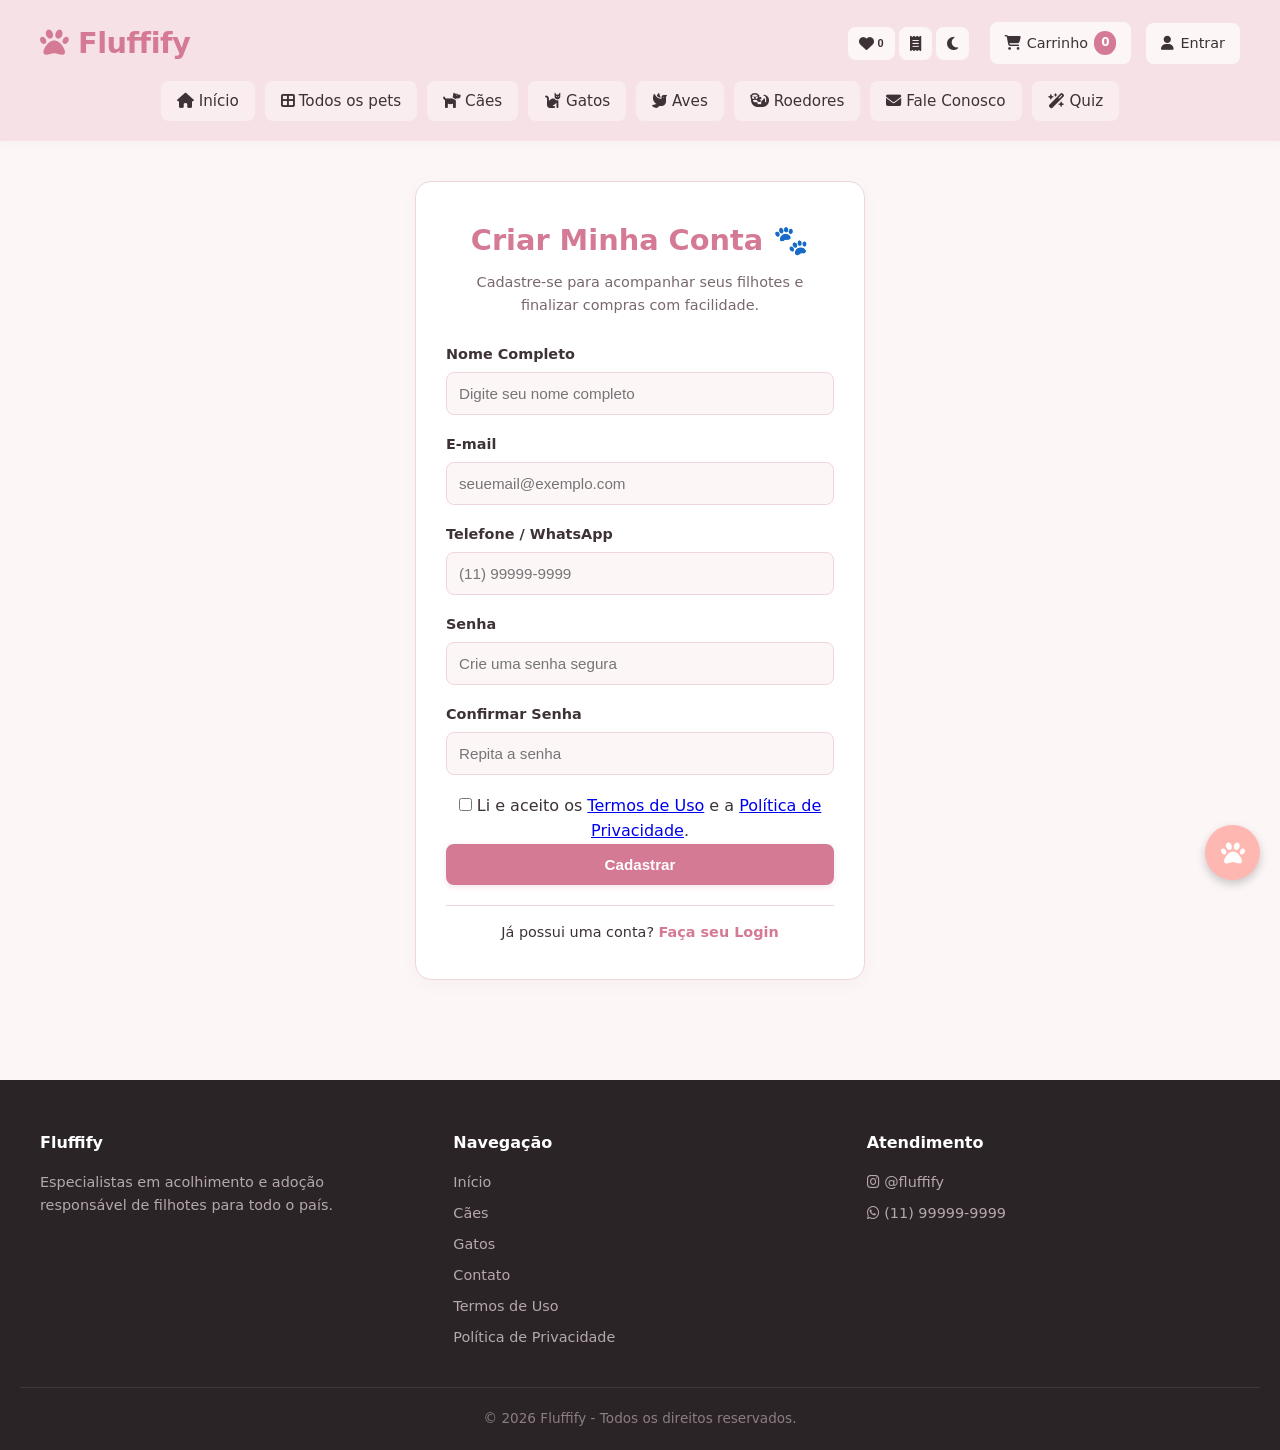
<file: cadastro.html>
<!DOCTYPE html>
<html lang="pt-br">
<head>
    <meta charset="UTF-8">
    <meta name="viewport" content="width=device-width, initial-scale=1.0">
    <link rel="stylesheet" href="style.css">
    <link rel="stylesheet" href="https://cdnjs.cloudflare.com/ajax/libs/font-awesome/6.4.0/css/all.min.css">
    <title>Cadastro de Cliente - Fluffify</title>
    <link rel="icon" type="image/x-icon" href="img/icone.ico">
</head>
<body>
    <header>
        <div class="header-top">
            <a href="index.html" class="header-brand-link">
                <h1><i class="fa-solid fa-paw"></i> Fluffify</h1>
            </a>
            <div class="user-actions">
                <a href="carrinho.html" class="cart-link">
                    <i class="fa-solid fa-cart-shopping"></i> Carrinho <span class="cart-badge">0</span>
                </a>
                <a href="login.html"><i class="fa-solid fa-user"></i> Entrar</a>
            </div>
        </div>
        <nav>
            <a href="index.html"><i class="fa-solid fa-house"></i> Início</a>
            <a href="caes.html"><i class="fa-solid fa-dog"></i> Cães</a>
            <a href="gatos.html"><i class="fa-solid fa-cat"></i> Gatos</a>
            <a href="aves.html"><i class="fa-solid fa-dove"></i> Aves</a>
            <a href="roedores.html"><i class="fa-solid fa-otter"></i> Roedores</a>
            <a href="contato.html"><i class="fa-solid fa-envelope"></i> Fale Conosco</a>
        </nav>
    </header>

    <main class="auth-page">
        <!-- class="auth-page": diferente do grid de produtos, essa classe centraliza
             um cartão único na tela — usada só nas páginas de login/cadastro. -->
        <div class="auth-card">
            <h2>Criar Minha Conta 🐾</h2>
            <p class="auth-subtitle">Cadastre-se para acompanhar seus filhotes e finalizar compras com facilidade.</p>

            <form id="form-cadastro">
                <!-- <form>: agrupa todos os campos do cadastro.
                     id="form-cadastro": esse nome precisa ser EXATAMENTE igual ao que está
                     no script.js (document.getElementById('form-cadastro')). É por esse id
                     que o JavaScript "encontra" o formulário e fica ouvindo o clique em
                     "Cadastrar". Quando isso acontece, o script.js chama a função
                     handleRegister(), que:
                       1) impede a página de recarregar (event.preventDefault());
                       2) confere se os termos foram aceitos, se o telefone é válido e se
                          as duas senhas são iguais;
                       3) salva o nome, e-mail e telefone no localStorage (é isso que faz
                          seu nome aparecer no topo do site);
                       4) mostra um alerta de sucesso e leva o usuário pra home.
                     Repare que o formulário NÃO tem onsubmit aqui: quem cuida do envio
                     é o script.js, que é o lugar certo pra guardar essa lógica. -->

                <div class="form-group">
                    <label for="nome">Nome Completo</label>
                    <input type="text" id="nome" placeholder="Digite seu nome completo" required>
                    <!-- label for="nome" + input id="nome": ligados pelo mesmo valor, então
                         clicar no texto "Nome Completo" também foca o campo.
                         O id também é usado pelo JavaScript: handleRegister busca
                         getElementById('nome') pra ler o que a pessoa digitou.
                         required: o navegador não deixa enviar o formulário se estiver vazio. -->
                </div>

                <div class="form-group">
                    <label for="email">E-mail</label>
                    <input type="email" id="email" placeholder="seuemail@exemplo.com" required>
                    <!-- type="email": o navegador já valida um formato básico (exige "@") sozinho. -->
                </div>

                <div class="form-group">
                    <label for="telefone">Telefone / WhatsApp</label>
                    <input type="tel" id="telefone" placeholder="(11) 99999-9999" required>
                    <!-- type="tel": em celulares, abre o teclado numérico automaticamente.
                         O id="telefone" também é usado pela função setupPhoneMask() do
                         script.js, que formata o número automaticamente enquanto a pessoa digita. -->
                </div>

                <div class="form-group">
                    <label for="senha">Senha</label>
                    <input type="password" id="senha" placeholder="Crie uma senha segura" minlength="6" required>
                    <!-- type="password": esconde os caracteres digitados.
                         minlength="6": exige no mínimo 6 caracteres. -->
                </div>

                <div class="form-group">
                    <label for="confirmarSenha">Confirmar Senha</label>
                    <input type="password" id="confirmarSenha" placeholder="Repita a senha" minlength="6" required>
                    <!-- O handleRegister compara esse campo com o de "senha": se forem
                         diferentes, mostra um alerta e não deixa cadastrar. -->
                </div>

                <div class="form-terms">
                    <input type="checkbox" id="termos" required>
                    <label for="termos">
                        Li e aceito os <a href="termos-de-uso.html" target="_blank">Termos de Uso</a> e a <a href="politica-de-privacidade.html" target="_blank">Política de Privacidade</a>.
                    </label>
                    <!-- checkbox obrigatório: só cadastra se marcar.
                         target="_blank": abre os links em nova aba, sem perder o formulário preenchido. -->
                </div>

                <button type="submit" class="btn btn-block">Cadastrar</button>
                <!-- type="submit": dispara o envio do form, depois de o navegador conferir
                     sozinho todos os "required" e "minlength". Esse envio é "capturado" pelo
                     script.js (pelo id="form-cadastro" lá em cima). -->
            </form>

            <div class="auth-footer">
                <p>Já possui uma conta? <a href="login.html">Faça seu Login</a></p>
            </div>
        </div>
    </main>

    <footer>
        <div class="footer-content">
            <div class="footer-col">
                <h4>Fluffify</h4>
                <p>Especialistas em acolhimento e adoção responsável de filhotes para todo o país.</p>
            </div>
            <div class="footer-col">
                <h4>Navegação</h4>
                <a href="index.html">Início</a>
                <a href="caes.html">Cães</a>
                <a href="gatos.html">Gatos</a>
                <a href="contato.html">Contato</a>
                <a href="termos-de-uso.html">Termos de Uso</a>
                <a href="politica-de-privacidade.html">Política de Privacidade</a>
            </div>
            <div class="footer-col">
                <h4>Atendimento</h4>
                <p><i class="fa-brands fa-instagram"></i> @fluffify</p>
                <p><i class="fa-brands fa-whatsapp"></i> (11) 99999-9999</p>
            </div>
        </div>
        <p class="copyright">© 2026 Fluffify - Todos os direitos reservados.</p>
    </footer>

    <script src="script.js" defer></script>
    <!-- Diferença: aqui só entra o script.js, não tem o carrossel.js, porque essa
         página não tem nenhum banner deslizante. -->
    <script src="patinhas.js" defer></script>
</body>
</html>
</file>
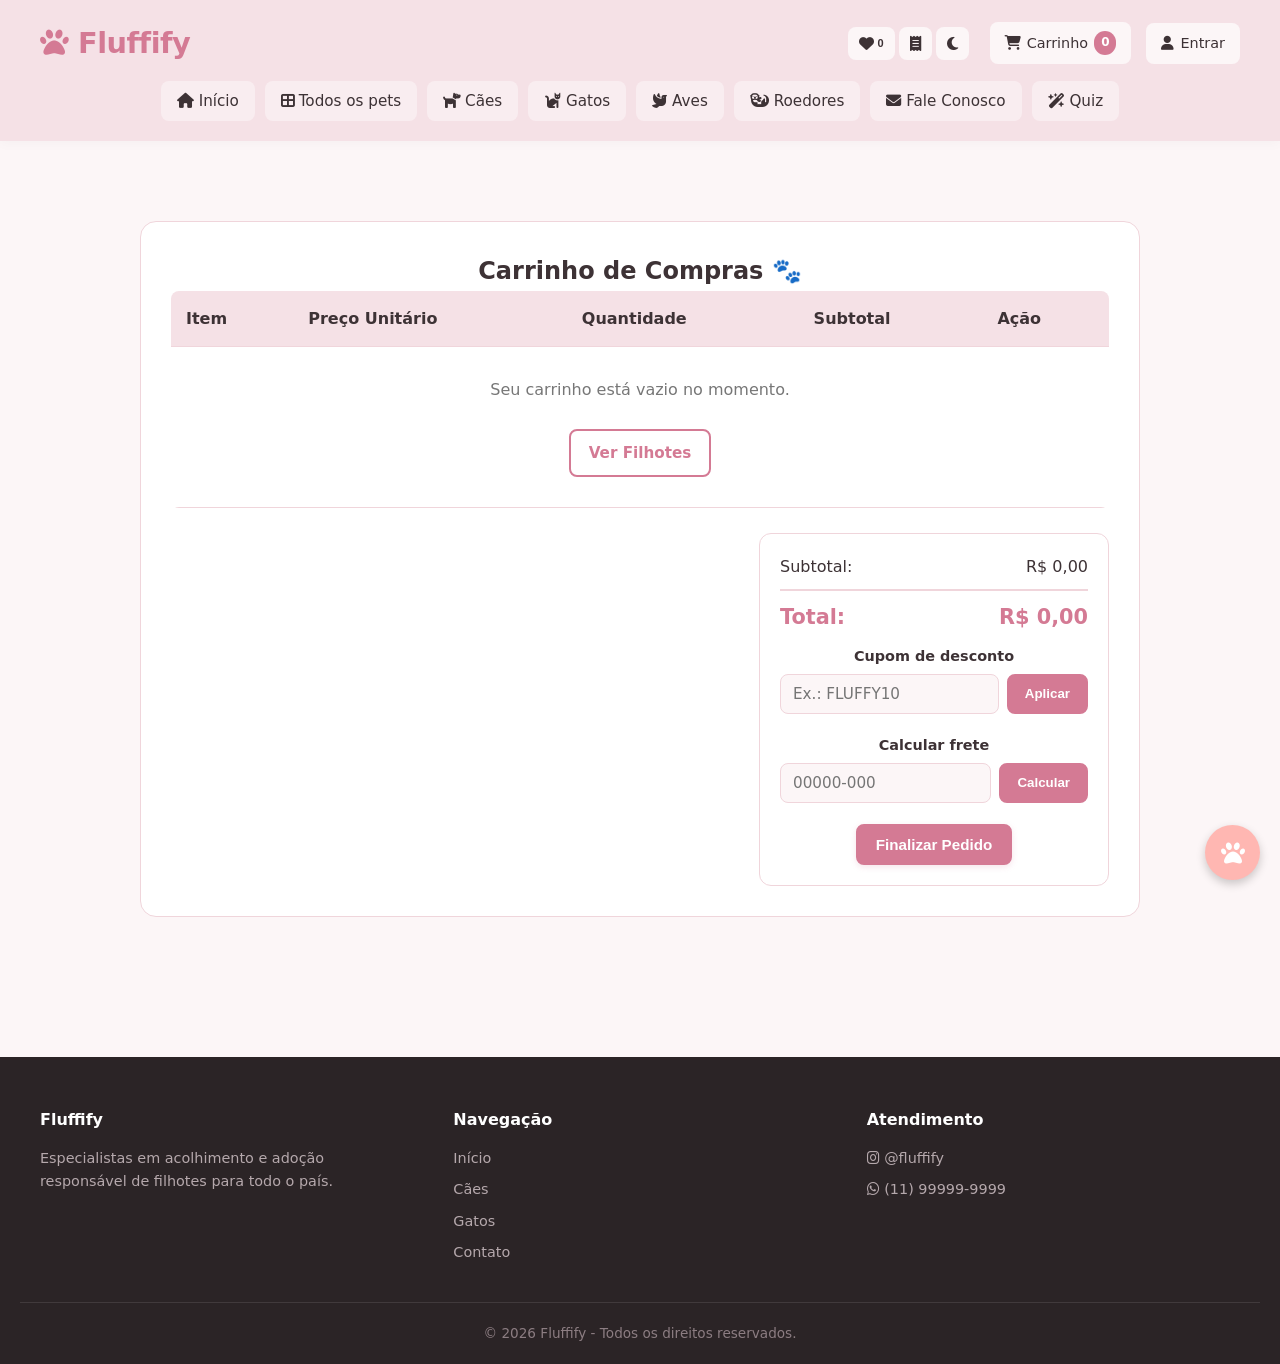
<file: carrinho.html>
<!DOCTYPE html>
<html lang="pt-br">


<head>
    <meta charset="UTF-8">
    <meta name="viewport" content="width=device-width, initial-scale=1.0">
    <link rel="stylesheet" href="style.css">
    <link rel="stylesheet" href="https://cdnjs.cloudflare.com/ajax/libs/font-awesome/6.4.0/css/all.min.css">
    <title>Seu Carrinho - Fluffify</title>
    <link rel="icon" type="image/x-icon" href="img/icone.ico">
    
</head>

<body>
    <header>

        <div class="header-top">

            <a href="index.html" class="header-brand-link">
                <h1><i class="fa-solid fa-paw"></i> Fluffify</h1>
            </a>
            <div class="user-actions">
                <a href="carrinho.html" class="cart-link">
                    <i class="fa-solid fa-cart-shopping"></i> Carrinho <span class="cart-badge">0</span>
                </a>
                <a href="login.html"><i class="fa-solid fa-user"></i> Entrar</a>
            </div>
        </div>

        <nav>
            <a href="index.html"><i class="fa-solid fa-house"></i> Início</a>
            <a href="caes.html"><i class="fa-solid fa-dog"></i> Cães</a>
            <a href="gatos.html"><i class="fa-solid fa-cat"></i> Gatos</a>
            <a href="aves.html"><i class="fa-solid fa-dove"></i> Aves</a>
            <a href="roedores.html"><i class="fa-solid fa-otter"></i> Roedores</a>
            <a href="contato.html"><i class="fa-solid fa-envelope"></i> Fale Conosco</a>
        </nav>
    </header>

    <main>
        <!-- <main>: conteúdo principal e único de CADA página (o que muda de página pra página). -->

        <div class="cart-container">
            <h2>Carrinho de Compras 🐾</h2>

            <table class="cart-table">
                <!-- Tabela usada para exibir os itens do carrinho em formato de linhas e colunas. -->
                <thead>
                    <!-- Cabeçalho da tabela: os nomes das colunas. -->
                    <tr>
                        <th>Item</th>
                        <th>Preço Unitário</th>
                        <th>Quantidade</th>
                        <th>Subtotal</th>
                        <th>Ação</th>
                    </tr>
                </thead>
                <tbody id="cart-items-container">
                    <!-- Corpo da tabela: começa VAZIO de propósito.
                         id="cart-items-container" é o "gancho" que o script.js usa para encontrar esse
                         elemento e preencher as linhas da tabela dinamicamente com JavaScript,
                         de acordo com o que o usuário colocou no carrinho (via localStorage do navegador). -->
                    <!-- Gerado dinamicamente via script.js -->
                </tbody>
            </table>

            <div class="cart-summary">
                <!-- Resumo do pedido: subtotal, total e botão de finalizar. -->

                <div class="cart-summary-row">
                    <span>Subtotal:</span>
                    <span id="cart-subtotal">R$ 0,00</span>
                    <!-- id="cart-subtotal": outro "gancho" para o JavaScript. O valor "R$ 0,00" aqui é só um
                         placeholder inicial; o script.js substitui esse texto pelo valor real calculado. -->
                </div>
                <div class="cart-summary-row total">
                    <span>Total:</span>
                    <span id="cart-total">R$ 0,00</span>
                    <!-- Mesma lógica do subtotal: id usado pelo JS para inserir o valor calculado. -->
                </div>
                <button onclick="dispararChuvaDePatinhas(); alert('Compra simulada com sucesso!');" class="btn">Finalizar Pedido</button>

                <!-- onclick="handleCheckout()": quando o botão é clicado, o navegador executa a função
                     JavaScript chamada handleCheckout(), definida no script.js.
                     style="..." aqui é um CSS "inline" (aplicado direto na tag), usado só para ajustar
                     esse botão específico, sem precisar criar uma classe nova no CSS. -->
            </div>
        </div>
    </main>

    <footer>
        <div class="footer-content">
            <div class="footer-col">
                <h4>Fluffify</h4>
                <p>Especialistas em acolhimento e adoção responsável de filhotes para todo o país.</p>
            </div>
            <div class="footer-col">
                <h4>Navegação</h4>
                <a href="index.html">Início</a>
                <a href="caes.html">Cães</a>
                <a href="gatos.html">Gatos</a>
                <a href="contato.html">Contato</a>
            </div>
            <div class="footer-col">
                <h4>Atendimento</h4>
                <p><i class="fa-brands fa-instagram"></i> @fluffify</p>
                <p><i class="fa-brands fa-whatsapp"></i> (11) 99999-9999</p>
            </div>
        </div>
        <p class="copyright">© 2026 Fluffify - Todos os direitos reservados.</p>
    </footer>

    <script src="script.js" defer></script>
    <!-- Importa o arquivo JavaScript que dá "vida" à página: preenche a tabela do carrinho,
         calcula subtotal/total, e roda a função handleCheckout() quando o botão é clicado.
         defer = espera o HTML inteiro carregar antes de rodar o script, evitando erros de
         "elemento não encontrado" quando o JS tenta acessar algo que ainda não existe na tela. -->
    <script src="patinhas.js" defer></script>
</body>
</html>
</file>
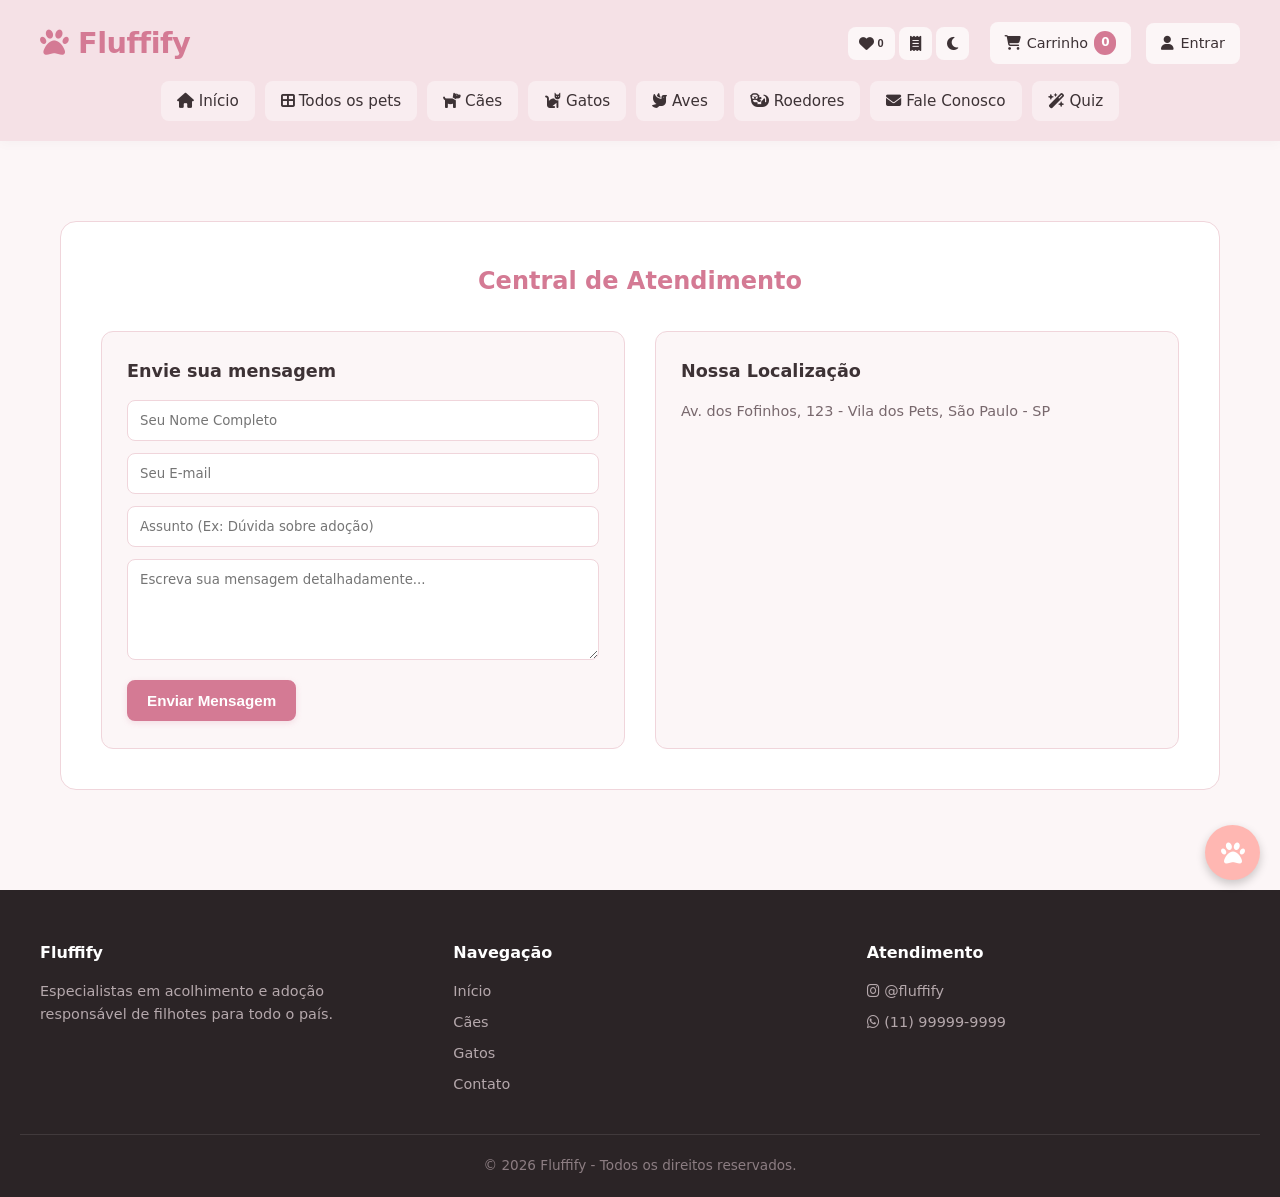
<file: contato.html>
<!DOCTYPE html>
<html lang="pt-br">
<head>
    <meta charset="UTF-8">
    <meta name="viewport" content="width=device-width, initial-scale=1.0">
    <link rel="stylesheet" href="style.css">
    <link rel="stylesheet" href="https://cdnjs.cloudflare.com/ajax/libs/font-awesome/6.4.0/css/all.min.css">
    <title>Fale Conosco - Fluffify</title>
    <link rel="icon" type="image/x-icon" href="img/icone.ico">
</head>
<body>
    <header>
        <div class="header-top">
            <a href="index.html" class="header-brand-link">
                <h1><i class="fa-solid fa-paw"></i> Fluffify</h1>
            </a>
            <div class="user-actions">
                <a href="carrinho.html" class="cart-link">
                    <i class="fa-solid fa-cart-shopping"></i> Carrinho <span class="cart-badge">0</span>
                </a>
                <a href="login.html"><i class="fa-solid fa-user"></i> Entrar</a>
            </div>
        </div>
        <nav>
            <a href="index.html"><i class="fa-solid fa-house"></i> Início</a>
            <a href="caes.html"><i class="fa-solid fa-dog"></i> Cães</a>
            <a href="gatos.html"><i class="fa-solid fa-cat"></i> Gatos</a>
            <a href="aves.html"><i class="fa-solid fa-dove"></i> Aves</a>
            <a href="roedores.html"><i class="fa-solid fa-otter"></i> Roedores</a>
            <a href="contato.html"><i class="fa-solid fa-envelope"></i> Fale Conosco</a>
        </nav>
    </header>

    <main>
        <!-- Conteúdo exclusivo desta página: seção com formulário de contato + mapa lado a lado. -->
        <section class="contato-mapa-section">
            <h2>Central de Atendimento</h2>
            <div class="contato-mapa-container">
                <!-- contato-mapa-container: div "wrapper" que organiza formulário e mapa
                     um do lado do outro (isso é controlado pelo CSS, aqui no HTML só
                     colocamos as duas partes dentro da mesma div). -->

                <div class="formulario-mini">
                    <h3>Envie sua mensagem</h3>
                    <form onsubmit="alert('Mensagem enviada com sucesso!'); event.preventDefault();">
                        <!-- onsubmit: código que roda quando o usuário clica em "Enviar Mensagem".
                             Como é um site fake, ele não manda a mensagem de verdade pra lugar
                             nenhum: só mostra um alert() de sucesso.
                             event.preventDefault(): impede o comportamento padrão do formulário,
                             que seria recarregar a página; sem isso, o alert nem daria tempo de
                             aparecer, pois a página recarregaria na hora. -->
                        <input type="text" placeholder="Seu Nome Completo" required>
                        <input type="email" placeholder="Seu E-mail" required>
                        <input type="text" placeholder="Assunto (Ex: Dúvida sobre adoção)" required>
                        <textarea placeholder="Escreva sua mensagem detalhadamente..." rows="5" required></textarea>
                        <!-- required em todos os campos: o próprio navegador bloqueia o envio
                             se algum campo estiver vazio, sem precisar de nenhum código extra. -->
                        <button type="submit" class="btn">Enviar Mensagem</button>
                    </form>
                </div>

                <div class="mapa">
                    <h3>Nossa Localização</h3>
                    <p style="margin-bottom: 12px; font-size: 0.9rem; color: var(--text-muted, #777);">Av. dos Fofinhos, 123 - Vila dos Pets, São Paulo - SP</p>
                    <!-- style="...": aqui é um CSS aplicado direto na tag (CSS "inline"), só
                         pra esse parágrafo, em vez de estar no arquivo style.css. -->
                    <iframe src="https://www.google.com/maps/embed?pb=!1m18!1m12!1m3!1d3657.197464049877!2d-46.65429992373017!3d-23.561384861595115!2m3!1f0!2f0!3f0!3m2!1i1024!2i768!4f13.1!3m3!1m2!1s0x94ce59c8da0aa315%3A0xd59f4375255d67c5!2sAv.%20Paulista%2C%20S%C3%A3o%20Paulo%2C%20SP!5e0!3m2!1spt-BR!2sbr!4v1700000000000!5m2!1spt-BR!2sbr" width="100%" height="280" style="border:0;" allowfullscreen="" loading="lazy"></iframe>
                    <!-- iframe: "janela" que mostra uma página de outro site dentro da sua página.
                         Aqui é o mapa do Google Maps embutido (o link enorme dentro do src é o
                         endereço gerado pelo próprio Google quando você pega o código de "Incorporar mapa").
                         loading="lazy": só carrega o mapa quando o usuário rolar a página até ele,
                         deixando o carregamento inicial da página mais rápido. -->
                </div>
            </div>
        </section>
    </main>

    <footer>
        <div class="footer-content">
            <div class="footer-col">
                <h4>Fluffify</h4>
                <p>Especialistas em acolhimento e adoção responsável de filhotes para todo o país.</p>
            </div>
            <div class="footer-col">
                <h4>Navegação</h4>
                <a href="index.html">Início</a>
                <a href="caes.html">Cães</a>
                <a href="gatos.html">Gatos</a>
                <a href="contato.html">Contato</a>
            </div>
            <div class="footer-col">
                <h4>Atendimento</h4>
                <p><i class="fa-brands fa-instagram"></i> @fluffify</p>
                <p><i class="fa-brands fa-whatsapp"></i> (11) 99999-9999</p>
            </div>
        </div>
        <p class="copyright">© 2026 Fluffify - Todos os direitos reservados.</p>
    </footer>

    <script src="script.js" defer></script>
    <script src="patinhas.js" defer></script>
</body>
</html>
</file>
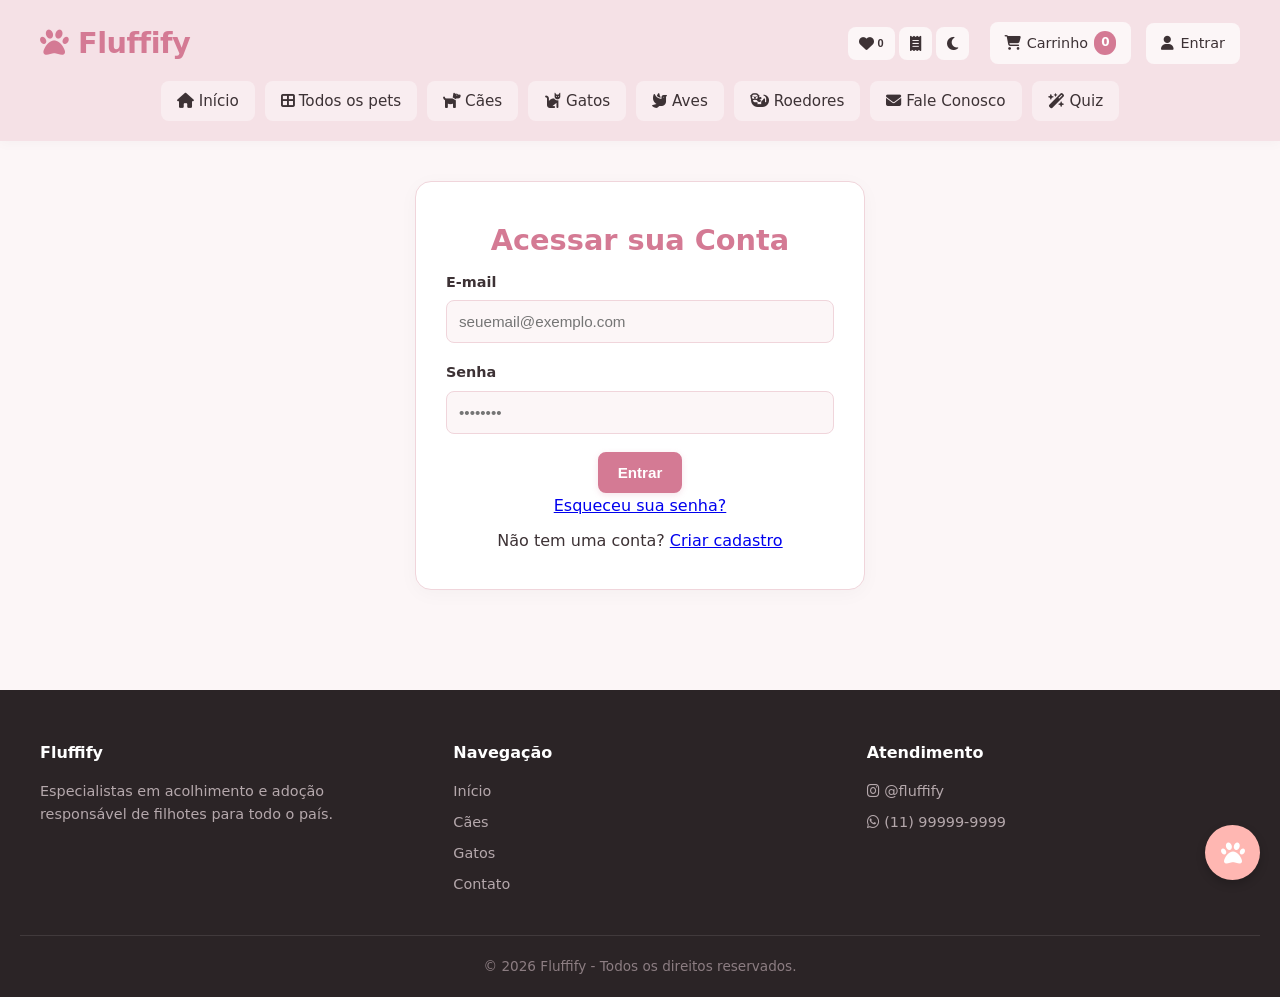
<file: login.html>
<!DOCTYPE html>
<html lang="pt-br">
<head>
    <meta charset="UTF-8">
    <meta name="viewport" content="width=device-width, initial-scale=1.0">
    <link rel="stylesheet" href="style.css">
    <link rel="stylesheet" href="https://cdnjs.cloudflare.com/ajax/libs/font-awesome/6.4.0/css/all.min.css">
    <title>Login - Fluffify</title>
    <link rel="icon" type="image/x-icon" href="img/icone.ico">
</head>
<body>
    <header>
        <div class="header-top">
            <a href="index.html" class="header-brand-link">
                <h1><i class="fa-solid fa-paw"></i> Fluffify</h1>
            </a>
            <div class="user-actions">
                <a href="carrinho.html" class="cart-link">
                    <i class="fa-solid fa-cart-shopping"></i> Carrinho <span class="cart-badge">0</span>
                </a>
                <a href="login.html"><i class="fa-solid fa-user"></i> Entrar</a>
            </div>
        </div>
        <nav>
            <a href="index.html"><i class="fa-solid fa-house"></i> Início</a>
            <a href="caes.html"><i class="fa-solid fa-dog"></i> Cães</a>
            <a href="gatos.html"><i class="fa-solid fa-cat"></i> Gatos</a>
            <a href="aves.html"><i class="fa-solid fa-dove"></i> Aves</a>
            <a href="roedores.html"><i class="fa-solid fa-otter"></i> Roedores</a>
            <a href="contato.html"><i class="fa-solid fa-envelope"></i> Fale Conosco</a>
        </nav>
    </header>

    <main>
        <!-- Conteúdo exclusivo desta página: formulário de login. -->
        <div class="auth-container">
            <!-- auth-container: div que centraliza e estiliza a "caixinha" de login
                 (auth = "authentication", autenticação). -->
            <h2>Acessar sua Conta</h2>
            <form id="form-login">
                <!-- id="form-login": identificador único desse formulário. Diferente da class
                     (que pode se repetir em vários elementos e serve pro CSS), o id é usado
                     pelo JavaScript pra "achar" um elemento específico na página.
                     Esse nome precisa ser EXATAMENTE igual ao do script.js
                     (document.getElementById('form-login')): é por ele que o script fica
                     "ouvindo" o clique em "Entrar" e chama a função handleLogin(), que salva
                     o usuário no localStorage e faz o nome aparecer no topo do site. -->
                <div class="form-group">
                    <label for="email">E-mail</label>
                    <!-- label for="email": rótulo do campo, ligado ao input pelo id "email".
                         Isso faz o navegador focar automaticamente no campo quando se clica
                         no texto do rótulo, e ajuda leitores de tela. -->
                    <input type="email" id="email" required placeholder="seuemail@exemplo.com">
                    <!-- type="email": o navegador já valida sozinho que o texto tem formato
                         de e-mail (com @ e domínio), sem precisar de código extra. -->
                </div>
                <div class="form-group">
                    <label for="senha">Senha</label>
                    <input type="password" id="senha" required placeholder="••••••••">
                    <!-- type="password": faz os caracteres digitados aparecerem como bolinhas/asteriscos,
                         escondendo a senha na tela.
                         id="senha": o handleLogin busca esse id exato (getElementById('senha'))
                         pra ler a senha digitada. -->
                    <!-- (o campo de e-mail, logo acima, usa id="email", que também é o que o
                         script.js procura) -->
                </div>
                <button type="submit" class="btn">Entrar</button>
                <!-- Esse formulário também não tem onsubmit: quem cuida do envio é o script.js,
                     pelo id="form-login". É uma simulação: não confere a senha em servidor
                     nenhum, só guarda o usuário no localStorage e leva pra home. -->
            </form>
            <div class="auth-links">
                <p><a href="#" onclick="alert('Instruções de recuperação enviadas para o seu e-mail simulado!')">Esqueceu sua senha?</a></p>
                <!-- href="#": link "vazio", que não leva a lugar nenhum, usado só porque um
                     <a> precisa de href para funcionar/ter o estilo de link.
                     onclick="alert(...)": mostra uma mensagem pop-up simulando o envio de
                     instruções de recuperação de senha, sem nenhuma lógica real por trás. -->
                <p style="margin-top: 10px;">Não tem uma conta? <a href="cadastro.html">Criar cadastro</a></p>
            </div>
        </div>
    </main>

    <footer>
        <div class="footer-content">
            <div class="footer-col">
                <h4>Fluffify</h4>
                <p>Especialistas em acolhimento e adoção responsável de filhotes para todo o país.</p>
            </div>
            <div class="footer-col">
                <h4>Navegação</h4>
                <a href="index.html">Início</a>
                <a href="caes.html">Cães</a>
                <a href="gatos.html">Gatos</a>
                <a href="contato.html">Contato</a>
            </div>
            <div class="footer-col">
                <h4>Atendimento</h4>
                <p><i class="fa-brands fa-instagram"></i> @fluffify</p>
                <p><i class="fa-brands fa-whatsapp"></i> (11) 99999-9999</p>
            </div>
        </div>
        <p class="copyright">© 2026 Fluffify - Todos os direitos reservados.</p>
    </footer>

    <script src="script.js" defer></script>
    <script src="patinhas.js" defer></script>
</body>
</html>
</file>
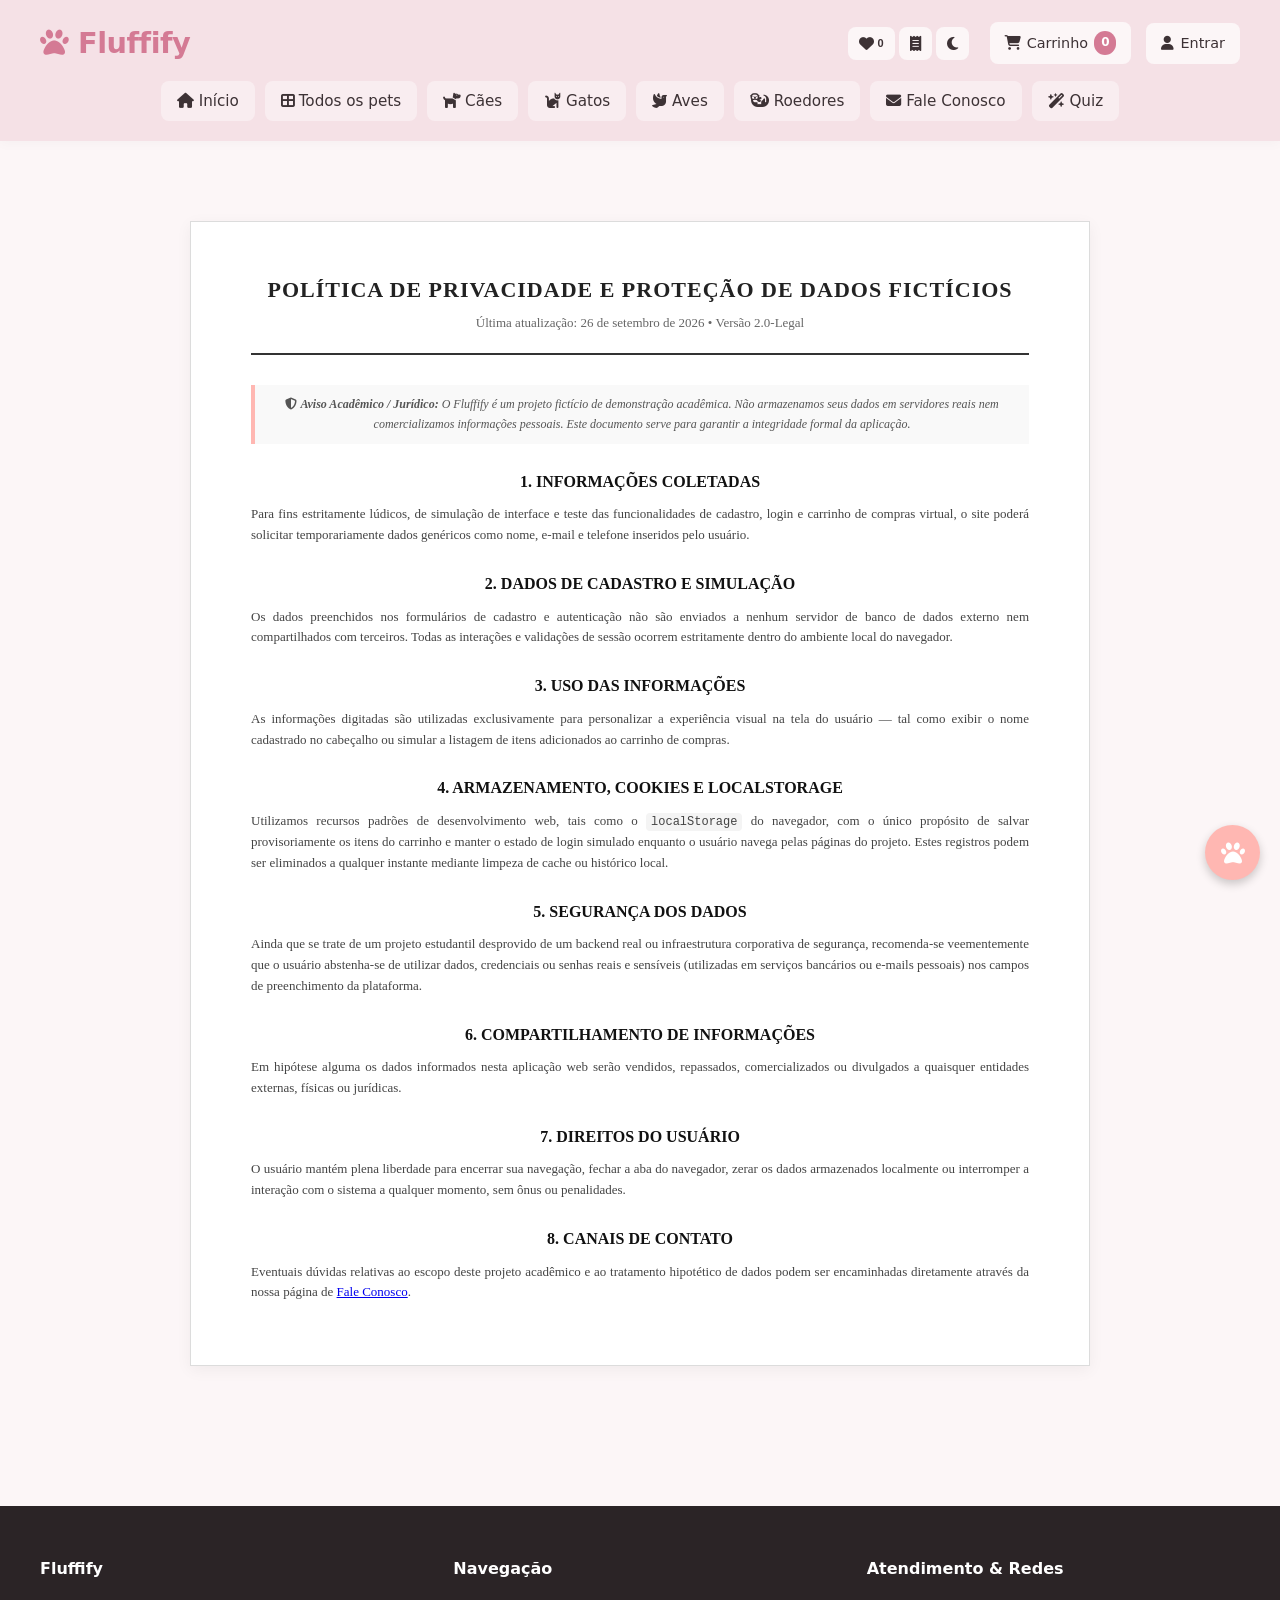
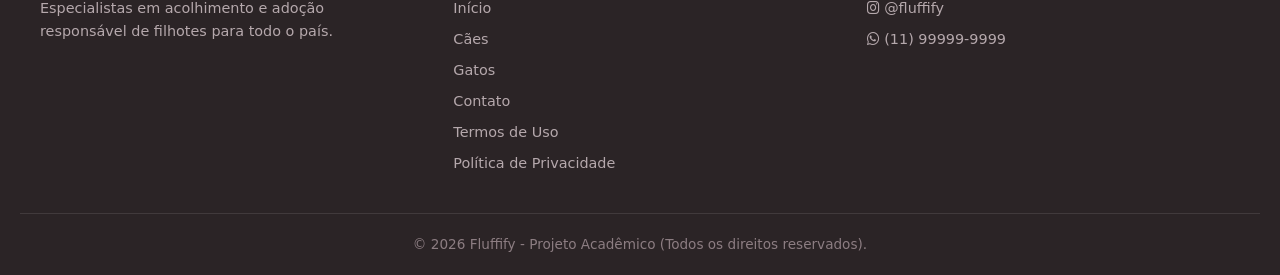
<file: politica-de-privacidade.html>
<!DOCTYPE html>
<html lang="pt-br">
<head>
    <meta charset="UTF-8">
    <meta name="viewport" content="width=device-width, initial-scale=1.0">
    <link rel="stylesheet" href="style.css">
    <link rel="stylesheet" href="https://cdnjs.cloudflare.com/ajax/libs/font-awesome/6.4.0/css/all.min.css">
    <title>Política de Privacidade - Fluffify</title>
    <link rel="icon" type="image/x-icon" href="img/icone.ico">

    <!-- Estilo específico para parecer um documento PDF jurídico e gigante -->
    <style>
        .pdf-documento-container {
            max-width: 900px;
            margin: 40px auto;
            background: #fff;
            padding: 50px 60px;
            border: 1px solid #dcdcdc;
            box-shadow: 0 4px 15px rgba(0,0,0,0.05);
            font-family: 'Times New Roman', Times, serif; /* Fonte clássica de contrato */
            color: #222;
            line-height: 1.6;
        }
        .pdf-header {
            text-align: center;
            border-bottom: 2px solid #333;
            padding-bottom: 20px;
            margin-bottom: 30px;
        }
        .pdf-header h2 {
            font-size: 22px;
            text-transform: uppercase;
            letter-spacing: 1px;
            margin-bottom: 5px;
        }
        .pdf-header p {
            font-size: 13px;
            color: #666;
        }
        .pdf-content h3 {
            font-size: 16px;
            margin-top: 25px;
            margin-bottom: 10px;
            text-transform: uppercase;
            color: #111;
        }
        .pdf-content p {
            font-size: 13px; /* Letra menor, estilo contrato */
            text-align: justify;
            margin-bottom: 12px;
            color: #444;
        }
        .pdf-content code {
            background: #f4f4f4;
            padding: 2px 5px;
            border-radius: 4px;
            font-size: 12px;
        }
        .aviso-ironico {
            background: #f9f9f9;
            border-left: 4px solid #ffb7b2;
            padding: 10px 15px;
            font-style: italic;
            font-size: 12px;
            color: #555;
            margin-bottom: 20px;
        }
    </style>
</head>
<body>
    <header>
        <div class="header-top">
            <a href="index.html" class="header-brand-link">
                <h1><i class="fa-solid fa-paw"></i> Fluffify</h1>
            </a>
            <div class="user-actions">
                <a href="carrinho.html" class="cart-link">
                    <i class="fa-solid fa-cart-shopping"></i> Carrinho <span class="cart-badge">0</span>
                </a>
                <a href="login.html"><i class="fa-solid fa-user"></i> Entrar</a>
            </div>
        </div>
        <nav>
            <a href="index.html"><i class="fa-solid fa-house"></i> Início</a>
            <a href="caes.html"><i class="fa-solid fa-dog"></i> Cães</a>
            <a href="gatos.html"><i class="fa-solid fa-cat"></i> Gatos</a>
            <a href="aves.html"><i class="fa-solid fa-dove"></i> Aves</a>
            <a href="roedores.html"><i class="fa-solid fa-otter"></i> Roedores</a>
            <a href="contato.html"><i class="fa-solid fa-envelope"></i> Fale Conosco</a>
        </nav>
    </header>

    <main>
        <div class="pdf-documento-container">
            
            <div class="pdf-header">
                <h2>Política de Privacidade e Proteção de Dados Fictícios</h2>
                <p>Última atualização: 26 de setembro de 2026 • Versão 2.0-Legal</p>
            </div>

            <div class="aviso-ironico">
                <i class="fa-solid fa-shield-halved"></i> <strong>Aviso Acadêmico / Jurídico:</strong> O Fluffify é um projeto fictício de demonstração acadêmica. Não armazenamos seus dados em servidores reais nem comercializamos informações pessoais. Este documento serve para garantir a integridade formal da aplicação.
            </div>

            <div class="pdf-content">
                <h3>1. Informações Coletadas</h3>
                <p>Para fins estritamente lúdicos, de simulação de interface e teste das funcionalidades de cadastro, login e carrinho de compras virtual, o site poderá solicitar temporariamente dados genéricos como nome, e-mail e telefone inseridos pelo usuário.</p>

                <h3>2. Dados de Cadastro e Simulação</h3>
                <p>Os dados preenchidos nos formulários de cadastro e autenticação não são enviados a nenhum servidor de banco de dados externo nem compartilhados com terceiros. Todas as interações e validações de sessão ocorrem estritamente dentro do ambiente local do navegador.</p>

                <h3>3. Uso das Informações</h3>
                <p>As informações digitadas são utilizadas exclusivamente para personalizar a experiência visual na tela do usuário — tal como exibir o nome cadastrado no cabeçalho ou simular a listagem de itens adicionados ao carrinho de compras.</p>

                <h3>4. Armazenamento, Cookies e LocalStorage</h3>
                <p>Utilizamos recursos padrões de desenvolvimento web, tais como o <code>localStorage</code> do navegador, com o único propósito de salvar provisoriamente os itens do carrinho e manter o estado de login simulado enquanto o usuário navega pelas páginas do projeto. Estes registros podem ser eliminados a qualquer instante mediante limpeza de cache ou histórico local.</p>

                <h3>5. Segurança dos Dados</h3>
                <p>Ainda que se trate de um projeto estudantil desprovido de um backend real ou infraestrutura corporativa de segurança, recomenda-se veementemente que o usuário abstenha-se de utilizar dados, credenciais ou senhas reais e sensíveis (utilizadas em serviços bancários ou e-mails pessoais) nos campos de preenchimento da plataforma.</p>

                <h3>6. Compartilhamento de Informações</h3>
                <p>Em hipótese alguma os dados informados nesta aplicação web serão vendidos, repassados, comercializados ou divulgados a quaisquer entidades externas, físicas ou jurídicas.</p>

                <h3>7. Direitos do Usuário</h3>
                <p>O usuário mantém plena liberdade para encerrar sua navegação, fechar a aba do navegador, zerar os dados armazenados localmente ou interromper a interação com o sistema a qualquer momento, sem ônus ou penalidades.</p>

                <h3>8. Canais de Contato</h3>
                <p>Eventuais dúvidas relativas ao escopo deste projeto acadêmico e ao tratamento hipotético de dados podem ser encaminhadas diretamente através da nossa página de <a href="contato.html">Fale Conosco</a>.</p>
            </div>

        </div>
    </main>

    <footer>
        <div class="footer-content">
            <div class="footer-col">
                <h4>Fluffify</h4>
                <p>Especialistas em acolhimento e adoção responsável de filhotes para todo o país.</p>
            </div>
            <div class="footer-col">
                <h4>Navegação</h4>
                <a href="index.html">Início</a>
                <a href="caes.html">Cães</a>
                <a href="gatos.html">Gatos</a>
                <a href="contato.html">Contato</a>
                <a href="termos-de-uso.html">Termos de Uso</a>
                <a href="politica-de-privacidade.html">Política de Privacidade</a>
            </div>
            <div class="footer-col">
                <h4>Atendimento & Redes</h4>
                <p><i class="fa-brands fa-instagram"></i> @fluffify</p>
                <p><i class="fa-brands fa-whatsapp"></i> (11) 99999-9999</p>
            </div>
        </div>
        <p class="copyright">© 2026 Fluffify - Projeto Acadêmico (Todos os direitos reservados).</p>
    </footer>

    <script src="script.js" defer></script>
    <script src="patinhas.js" defer></script>
</body>
</html>
</file>
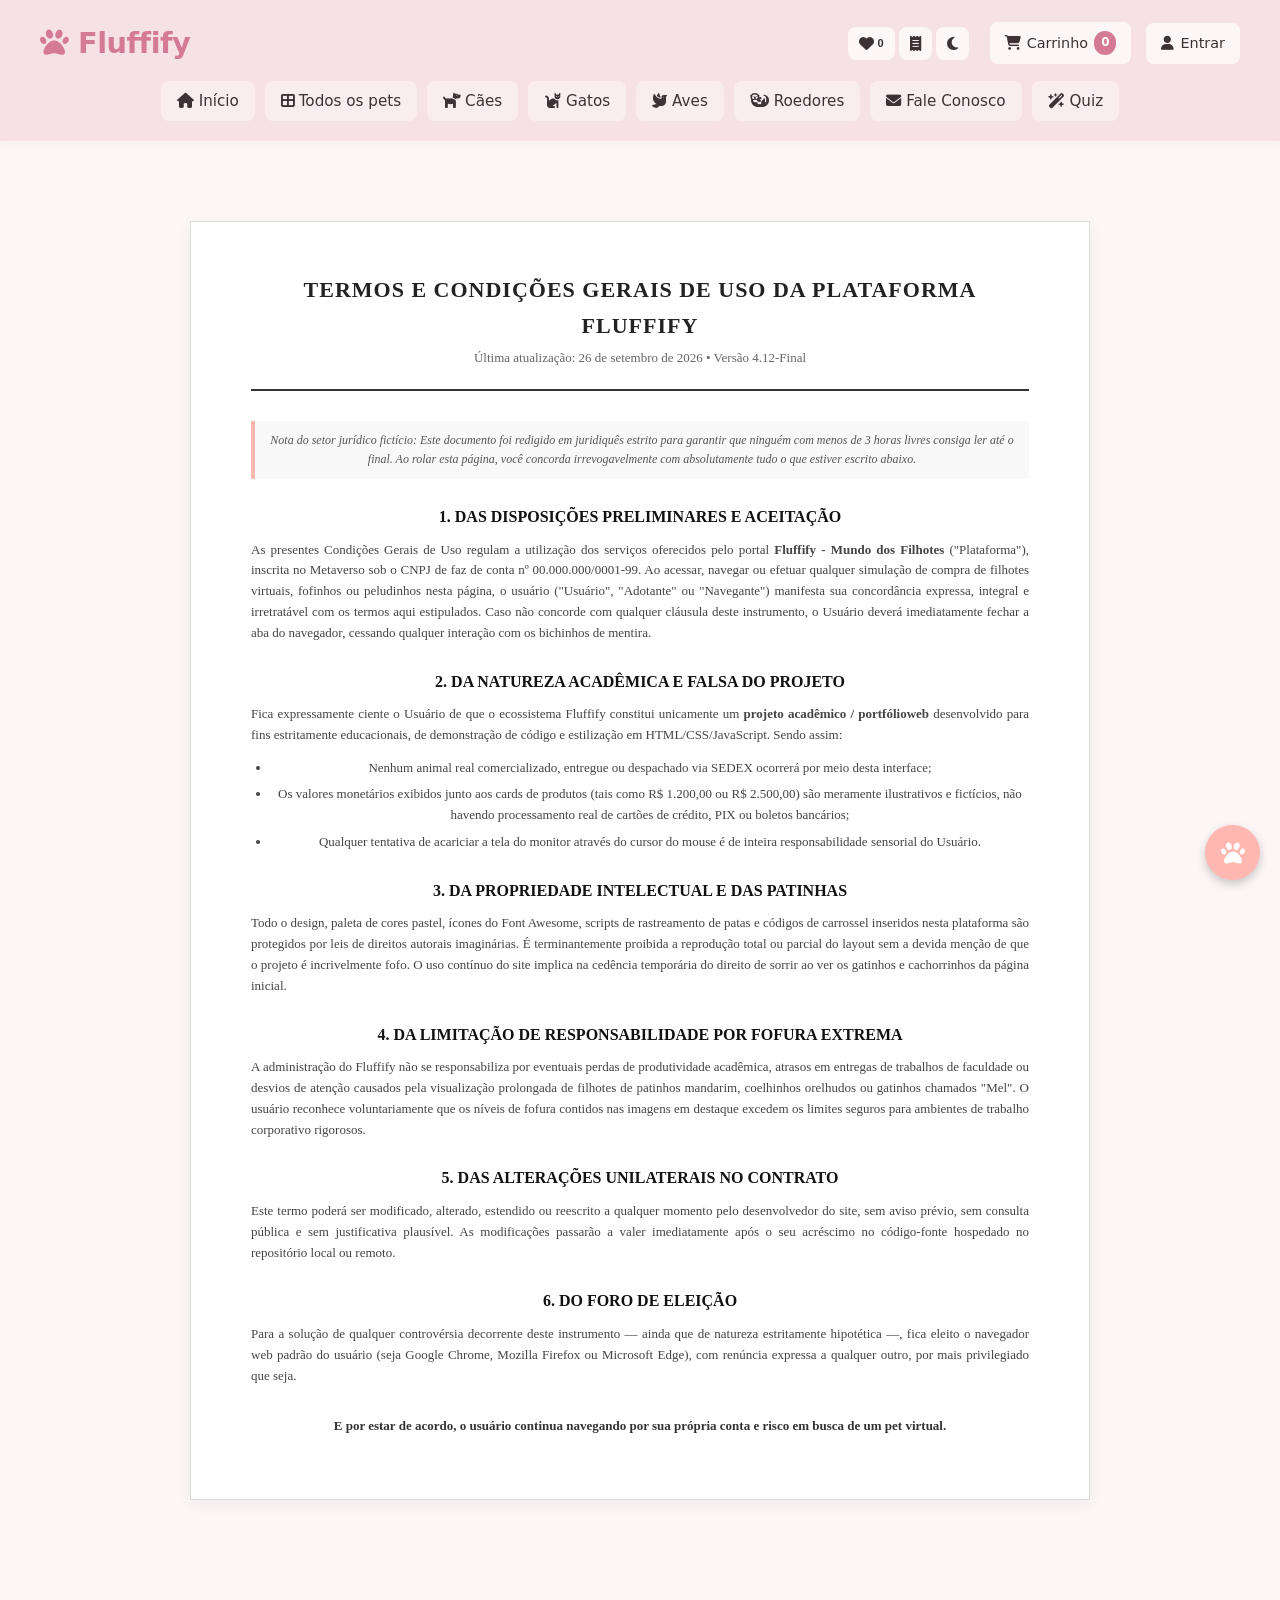
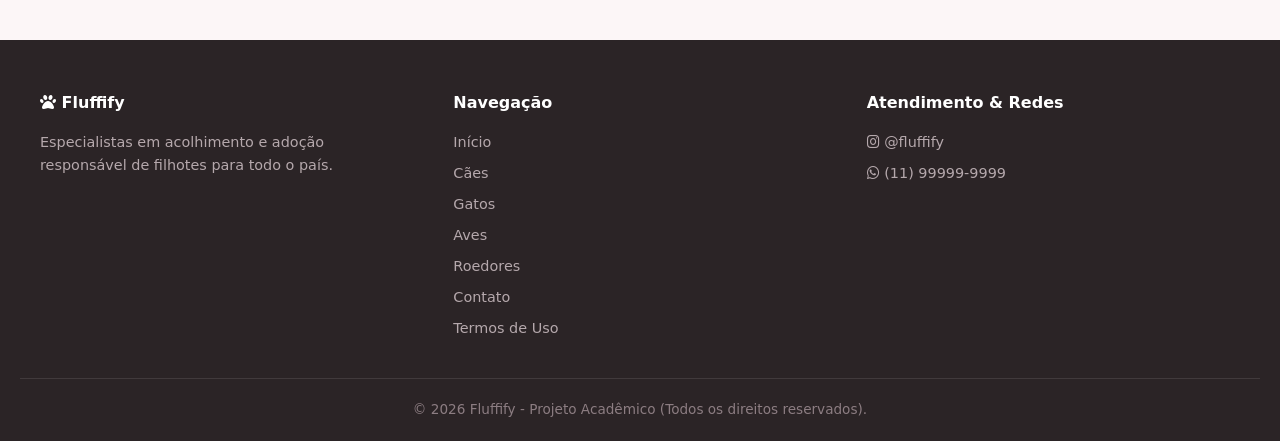
<file: termos-de-uso.html>
<!DOCTYPE html>
<html lang="pt-br">
<head>
    <meta charset="UTF-8">
    <meta name="viewport" content="width=device-width, initial-scale=1.0">
    <title>Termos de Uso e Condições Gerais - Fluffify</title>
    <link rel="icon" type="image/x-icon" href="img/icone.ico">
    <link rel="stylesheet" href="https://cdnjs.cloudflare.com/ajax/libs/font-awesome/6.5.1/css/all.min.css">
    <link rel="stylesheet" href="style.css">
    
    <!-- Estilo específico para parecer um documento PDF jurídico e gigante -->
    <style>
        .pdf-documento-container {
            max-width: 900px;
            margin: 40px auto;
            background: #fff;
            padding: 50px 60px;
            border: 1px solid #dcdcdc;
            box-shadow: 0 4px 15px rgba(0,0,0,0.05);
            font-family: 'Times New Roman', Times, serif; /* Fonte clássica de contrato */
            color: #222;
            line-height: 1.6;
        }
        .pdf-header {
            text-align: center;
            border-bottom: 2px solid #333;
            padding-bottom: 20px;
            margin-bottom: 30px;
        }
        .pdf-header h2 {
            font-size: 22px;
            text-transform: uppercase;
            letter-spacing: 1px;
            margin-bottom: 5px;
        }
        .pdf-header p {
            font-size: 13px;
            color: #666;
        }
        .pdf-content h3 {
            font-size: 16px;
            margin-top: 25px;
            margin-bottom: 10px;
            text-transform: uppercase;
            color: #111;
        }
        .pdf-content p {
            font-size: 13px; /* Letra menor, estilo contrato */
            text-align: justify;
            margin-bottom: 12px;
            color: #444;
        }
        .pdf-content ul {
            font-size: 13px;
            margin-bottom: 12px;
            padding-left: 20px;
            color: #444;
        }
        .pdf-content li {
            margin-bottom: 6px;
        }
        .aviso-ironico {
            background: #f9f9f9;
            border-left: 4px solid #ffb7b2;
            padding: 10px 15px;
            font-style: italic;
            font-size: 12px;
            color: #555;
            margin-bottom: 20px;
        }
    </style>
</head>
<body>

    <!-- Header corrigido (sem ../) -->
    <header>
        <div class="header-top">
            <a href="index.html" class="header-brand-link">
                <h1><i class="fa-solid fa-paw"></i> Fluffify</h1>
            </a>
            <div class="user-actions">
                <a href="carrinho.html" title="Carrinho de Compras" class="cart-link">
                    <i class="fa-solid fa-cart-shopping"></i> Carrinho <span id="cart-count" class="cart-badge">0</span>
                </a>
                <a href="login.html" id="nav-login-link">
                    <i class="fa-solid fa-user"></i> Entrar
                </a>
            </div>
        </div>
        <nav>
            <a href="index.html"><i class="fa-solid fa-house"></i> Início</a>
            <a href="caes.html"><i class="fa-solid fa-dog"></i> Cães</a>
            <a href="gatos.html"><i class="fa-solid fa-cat"></i> Gatos</a>
            <a href="aves.html"><i class="fa-solid fa-dove"></i> Aves</a>
            <a href="roedores.html"><i class="fa-solid fa-otter"></i> Roedores</a>
            <a href="contato.html"><i class="fa-solid fa-envelope"></i> Fale Conosco</a>
        </nav>
    </header>

    <main>
        <div class="pdf-documento-container">
            
            <div class="pdf-header">
                <h2>Termos e Condições Gerais de Uso da Plataforma Fluffify</h2>
                <p>Última atualização: 26 de setembro de 2026 • Versão 4.12-Final</p>
            </div>

            <div class="aviso-ironico">
                Nota do setor jurídico fictício: Este documento foi redigido em juridiquês estrito para garantir que ninguém com menos de 3 horas livres consiga ler até o final. Ao rolar esta página, você concorda irrevogavelmente com absolutamente tudo o que estiver escrito abaixo.
            </div>

            <div class="pdf-content">
                <h3>1. Das Disposições Preliminares e Aceitação</h3>
                <p>As presentes Condições Gerais de Uso regulam a utilização dos serviços oferecidos pelo portal <strong>Fluffify - Mundo dos Filhotes</strong> ("Plataforma"), inscrita no Metaverso sob o CNPJ de faz de conta nº 00.000.000/0001-99. Ao acessar, navegar ou efetuar qualquer simulação de compra de filhotes virtuais, fofinhos ou peludinhos nesta página, o usuário ("Usuário", "Adotante" ou "Navegante") manifesta sua concordância expressa, integral e irretratável com os termos aqui estipulados. Caso não concorde com qualquer cláusula deste instrumento, o Usuário deverá imediatamente fechar a aba do navegador, cessando qualquer interação com os bichinhos de mentira.</p>

                <h3>2. Da Natureza Acadêmica e Falsa do Projeto</h3>
                <p>Fica expressamente ciente o Usuário de que o ecossistema Fluffify constitui unicamente um <strong>projeto acadêmico / portfólioweb</strong> desenvolvido para fins estritamente educacionais, de demonstração de código e estilização em HTML/CSS/JavaScript. Sendo assim:</p>
                <ul>
                    <li>Nenhum animal real comercializado, entregue ou despachado via SEDEX ocorrerá por meio desta interface;</li>
                    <li>Os valores monetários exibidos junto aos cards de produtos (tais como R$ 1.200,00 ou R$ 2.500,00) são meramente ilustrativos e fictícios, não havendo processamento real de cartões de crédito, PIX ou boletos bancários;</li>
                    <li>Qualquer tentativa de acariciar a tela do monitor através do cursor do mouse é de inteira responsabilidade sensorial do Usuário.</li>
                </ul>

                <h3>3. Da Propriedade Intelectual e Das Patinhas</h3>
                <p>Todo o design, paleta de cores pastel, ícones do Font Awesome, scripts de rastreamento de patas e códigos de carrossel inseridos nesta plataforma são protegidos por leis de direitos autorais imaginárias. É terminantemente proibida a reprodução total ou parcial do layout sem a devida menção de que o projeto é incrivelmente fofo. O uso contínuo do site implica na cedência temporária do direito de sorrir ao ver os gatinhos e cachorrinhos da página inicial.</p>

                <h3>4. Da Limitação de Responsabilidade por Fofura Extrema</h3>
                <p>A administração do Fluffify não se responsabiliza por eventuais perdas de produtividade acadêmica, atrasos em entregas de trabalhos de faculdade ou desvios de atenção causados pela visualização prolongada de filhotes de patinhos mandarim, coelhinhos orelhudos ou gatinhos chamados "Mel". O usuário reconhece voluntariamente que os níveis de fofura contidos nas imagens em destaque excedem os limites seguros para ambientes de trabalho corporativo rigorosos.</p>

                <h3>5. Das Alterações Unilaterais no Contrato</h3>
                <p>Este termo poderá ser modificado, alterado, estendido ou reescrito a qualquer momento pelo desenvolvedor do site, sem aviso prévio, sem consulta pública e sem justificativa plausível. As modificações passarão a valer imediatamente após o seu acréscimo no código-fonte hospedado no repositório local ou remoto.</p>

                <h3>6. Do Foro de Eleição</h3>
                <p>Para a solução de qualquer controvérsia decorrente deste instrumento — ainda que de natureza estritamente hipotética —, fica eleito o navegador web padrão do usuário (seja Google Chrome, Mozilla Firefox ou Microsoft Edge), com renúncia expressa a qualquer outro, por mais privilegiado que seja.</p>

                <p style="margin-top: 30px; text-align: center; font-weight: bold; color: #333;">
                    E por estar de acordo, o usuário continua navegando por sua própria conta e risco em busca de um pet virtual.
                </p>
            </div>

        </div>
    </main>

    <!-- Footer corrigido (sem ../) -->
    <footer>
        <div class="footer-content">
            <div class="footer-col">
                <h4><i class="fa-solid fa-paw"></i> Fluffify</h4>
                <p>Especialistas em acolhimento e adoção responsável de filhotes para todo o país.</p>
            </div>
            <div class="footer-col">
                <h4>Navegação</h4>
                <a href="index.html">Início</a>
                <a href="caes.html">Cães</a>
                <a href="gatos.html">Gatos</a>
                <a href="aves.html">Aves</a>
                <a href="roedores.html">Roedores</a>
                <a href="contato.html">Contato</a>
                <a href="termos-de-uso.html">Termos de Uso</a>
            </div>
            <div class="footer-col">
                <h4>Atendimento & Redes</h4>
                <p><i class="fa-brands fa-instagram"></i> @fluffify</p>
                <p><i class="fa-brands fa-whatsapp"></i> (11) 99999-9999</p>
            </div>
        </div>
        <p class="copyright">© 2026 Fluffify - Projeto Acadêmico (Todos os direitos reservados).</p>
    </footer>

    <script src="script.js" defer></script>
</body>
</html>
</file>
<file: style.css>
/* ==========================================================================
   1. CONFIGURAÇÕES GERAIS E VARIÁVEIS
   ========================================================================== */
/* Esse bloco define "regras base" que valem pro site inteiro, antes de
   começar a estilizar cada parte específica. */

* {
    margin: 0;
    padding: 0;
    box-sizing: border-box;
}
/* O seletor "*" (asterisco) significa "TODOS os elementos da página".
   margin/padding: 0 zera os espaçamentos padrão que cada navegador já
   aplica sozinho em títulos, parágrafos etc. (senão cada navegador
   mostraria o site com espaçamentos ligeiramente diferentes).
   box-sizing: border-box muda a forma como o navegador calcula o
   tamanho de um elemento: com isso, quando você define, por exemplo,
   "width: 100px", o padding e a borda ficam DENTRO desses 100px, em vez
   de serem somados por fora — isso evita muita dor de cabeça com
   elementos "estourando" o tamanho esperado. */

:root {
    --primary-color: #d47a94;
    --primary-hover: #b85e77;
    --bg-color: #fcf6f7;
    --card-bg: #ffffff;
    --text-main: #3d3235;
    --text-muted: #78686d;
    --nav-bg: #f5e1e6;
    --border-color: #f0d5db;
}
/* :root é tipo o "topo" do documento. Aqui é onde se declaram "variáveis
   CSS" (nomes que começam com --). Em vez de escrever a cor rosa
   "#d47a94" toda vez em várias partes do arquivo, cria-se uma variável
   --primary-color UMA vez aqui, e usa-se var(--primary-color) no resto
   do CSS. Vantagem: se um dia quiser trocar a cor principal do site,
   muda só aqui em cima, e todo o site atualiza sozinho. */

body {
    font-family: 'Inter', system-ui, -apple-system, sans-serif;
    background-color: var(--bg-color);
    color: var(--text-main);
    text-align: center;
    line-height: 1.6;
}
/* font-family com várias fontes separadas por vírgula é uma "lista de
   preferência": o navegador tenta usar 'Inter' primeiro; se não tiver
   disponível, tenta a próxima da lista, e assim por diante.
   var(--bg-color) e var(--text-main): aqui já usamos as variáveis
   declaradas lá em cima, em vez de repetir o código da cor.
   line-height: 1.6 controla o espaço entre linhas de texto (deixa a
   leitura mais confortável, tipo um espaçamento "1,6 linhas"). */

/* ==========================================================================
   2. SISTEMA DE BOTÕES (EFEITOS DE HOVER & ESTILOS)
   ========================================================================== */
/* Esse bloco define a aparência de todos os botões do site (comprar,
   entrar, enviar, etc.) e o que acontece quando o mouse passa por cima
   deles. Como o site tem vários botões parecidos, a ideia é criar uma
   classe .btn "genérica" e reaproveitar ela em cada botão do HTML. */

.btn {
    display: inline-flex;
    align-items: center;
    justify-content: center;
    gap: 8px;
    background-color: var(--primary-color);
    color: #ffffff;
    text-decoration: none;
    font-weight: 600;
    font-size: 0.95rem;
    padding: 10px 18px;
    border-radius: 8px;
    border: 2px solid var(--primary-color);
    cursor: pointer;
    transition: all 0.25s ease;
    box-shadow: 0 2px 6px rgba(212, 122, 148, 0.2);
}
/* display: inline-flex faz o botão se comportar como uma "caixa flexível"
   (flexbox) — isso permite usar align-items/justify-content pra
   centralizar o conteúdo dele (texto + ícone) tanto na vertical quanto
   na horizontal, e "gap" cria um espacinho entre o ícone e o texto.
   border-radius arredonda as bordas.
   cursor: pointer troca o "cursor do mouse" pra uma mãozinha, indicando
   que aquilo é clicável.
   transition: all 0.25s ease é o que faz as mudanças (cor de fundo,
   posição, sombra) acontecerem suavemente ao longo de 0,25 segundos, em
   vez de trocar de estado bruscamente — é essa propriedade que "anima"
   os hovers do site inteiro.
   box-shadow cria uma sombra: os 3 primeiros números são deslocamento
   horizontal, vertical e o "borrão" da sombra; rgba(...) é a cor da
   sombra com transparência (o último número, entre 0 e 1). */

/* Hover nos Botões Principais (Rosas) */
.btn:hover {
    background-color: var(--primary-hover);
    border-color: var(--primary-hover);
    color: #ffffff;
    transform: translateY(-2px);
    box-shadow: 0 4px 12px rgba(184, 94, 119, 0.35);
}
/* :hover é uma "pseudo-classe": um estado especial que só se aplica
   enquanto o mouse está em cima do elemento. Aqui, ao passar o mouse, o
   botão escurece um pouco e "sobe" 2 pixels (translateY(-2px) move o
   elemento pra cima no eixo vertical), dando a sensação de que ele
   "flutuou" — combinado com a transition acima, isso fica suave. */

.btn:active {
    transform: translateY(0);
}
/* :active é outra pseudo-classe: o instante em que o botão está sendo
   clicado/pressionado. Aqui ele volta pra posição original, simulando o
   botão "afundando" quando clicado. */

/* Botão Secundário (Ex: Saiba Mais) */
.btn-secondary {
    background-color: transparent;
    color: var(--primary-color);
    border: 2px solid var(--primary-color);
    box-shadow: none;
}

.btn-secondary:hover {
    background-color: var(--primary-color);
    color: #ffffff;
    transform: translateY(-2px);
    box-shadow: 0 4px 12px rgba(212, 122, 148, 0.25);
}
/* .btn-secondary é uma variação: no HTML, o botão recebe as duas
   classes juntas (class="btn btn-secondary"), então herda tudo de .btn
   e só troca o que está escrito aqui (fundo transparente em vez de
   rosa). É assim que se reaproveita estilo sem duplicar tudo de novo. */

/* Botões de Bloco (Largura total) */
.btn-block {
    width: 100%;
}
/* Outra variação simples: quando um botão também tem essa classe, ele
   ocupa 100% da largura disponível (útil pra botões de formulário). */

/* ==========================================================================
   3. CABEÇALHO E NAVEGAÇÃO
   ========================================================================== */
/* Esse bloco estiliza o header e o menu (nav), que aparecem iguais em
   todas as páginas do site. */

header {
    background-color: var(--nav-bg);
    color: var(--text-main);
    padding: 20px 40px;
    box-shadow: 0 2px 12px rgba(0, 0, 0, 0.03);
    display: flex;
    flex-direction: column;
    gap: 15px;
}
/* padding: 20px 40px = dois valores: o primeiro (20px) é o espaçamento
   interno em cima/embaixo, o segundo (40px) é nos lados esquerdo/direito
   (é um "atalho" pra não escrever padding-top, padding-bottom, etc.
   separadamente).
   display: flex com flex-direction: column empilha os elementos filhos
   do header (a barra de cima e o menu) um embaixo do outro, em vez de
   lado a lado. */

.header-top {
    display: flex;
    justify-content: space-between;
    align-items: center;
    max-width: 1200px;
    margin: 0 auto;
    width: 100%;
}
/* Aqui o flex é na direção padrão (linha/horizontal), então
   justify-content: space-between empurra os filhos (logo de um lado,
   carrinho/login do outro) pras pontas opostas, com espaço vazio no meio.
   margin: 0 auto é o clássico "truque" de centralizar um bloco na
   horizontal: 0 em cima/embaixo, e "auto" nas laterais faz o navegador
   dividir o espaço sobrando igualmente dos dois lados. */

header h1 {
    font-size: 1.8rem;
    font-weight: 700;
    letter-spacing: -0.5px;
    color: var(--primary-color);
    text-align: left;
    transition: color 0.2s ease;
}
/* rem é uma unidade de medida relativa ao tamanho de fonte "base" do
   navegador (diferente de px, que é um valor fixo) — é bastante usada
   pra fontes porque se adapta melhor às configurações de acessibilidade
   do usuário.
   letter-spacing ajusta o espaço entre as letras (aqui, negativo, deixa
   as letras um pouco mais "juntas"). */

header h1:hover {
    color: var(--primary-hover);
}

.header-brand-link {
    text-decoration: none;
}
/* text-decoration: none remove o sublinhado padrão que os links (<a>)
   têm — usado aqui porque o logo inteiro é um link, mas não queremos
   que pareça um link de texto comum. */

.user-actions {
    display: flex;
    gap: 15px;
    align-items: center;
}

.user-actions a {
    text-decoration: none;
    font-size: 0.9rem;
    font-weight: 500;
    color: var(--text-main);
    padding: 8px 14px;
    border-radius: 8px;
    background: rgba(255, 255, 255, 0.7);
    transition: all 0.2s ease;
    display: inline-flex;
    align-items: center;
    gap: 6px;
    border: 1px solid transparent;
}
/* border: 1px solid transparent aqui é um "truque" comum: já reserva o
   espaço de uma borda (mesmo invisível) desde o início, pra que quando
   o hover abaixo adicionar uma borda visível, o elemento não "pule" de
   tamanho na tela. */

.user-actions a:hover {
    background: #ffffff;
    border-color: var(--border-color);
    color: var(--primary-color);
    transform: translateY(-1px);
}

.cart-badge {
    background-color: var(--primary-color);
    color: white;
    font-size: 0.75rem;
    font-weight: bold;
    padding: 2px 7px;
    border-radius: 12px;
    transition: background-color 0.2s ease;
}
/* Essa é a "bolinha" numerada do carrinho. border-radius bem alto
   (12px, maior que a altura do próprio elemento) faz ele ficar
   arredondado em forma de pílula/círculo. */

nav {
    display: flex;
    justify-content: center;
    gap: 10px;
    flex-wrap: wrap;
    max-width: 1200px;
    margin: 0 auto;
    width: 100%;
}
/* flex-wrap: wrap permite que os links do menu "quebrem linha" e vão
   pra uma segunda fileira automaticamente se não couberem todos numa
   tela estreita, em vez de espremer ou estourar o layout. */

nav a {
    color: var(--text-main);
    text-decoration: none;
    font-weight: 500;
    font-size: 0.95rem;
    padding: 8px 16px;
    border-radius: 8px;
    transition: all 0.2s ease;
    background-color: rgba(255, 255, 255, 0.4);
}

nav a:hover, nav a.active {
    background-color: #ffffff;
    color: var(--primary-color);
    box-shadow: 0 2px 6px rgba(0, 0, 0, 0.04);
}
/* Selecionando "nav a:hover, nav a.active" junto (separado por vírgula)
   aplica o MESMO estilo em dois casos diferentes: quando o mouse está
   em cima do link, OU quando o link tem a classe "active" (usada pra
   destacar em qual página o usuário está agora, mesmo sem o mouse
   estar por cima). */

/* ==========================================================================
   4. CONTEÚDO PRINCIPAL & CARROSSEL DA HOME
   ========================================================================== */
main {
    max-width: 1200px;
    margin: 0 auto;
    padding: 40px 20px;
}
/* max-width + margin: 0 auto é o padrão do site inteiro pra centralizar
   o conteúdo e impedir que ele fique esticado demais em telas muito
   largas. */

#inicio {
    background-color: var(--card-bg);
    border: 1px solid var(--border-color);
    border-radius: 16px;
    padding: 40px;
    margin-bottom: 40px;
    box-shadow: 0 4px 20px rgba(0, 0, 0, 0.02);
}
/* Repare que aqui o seletor é "#inicio" (com #), não ".inicio" (com
   ponto): # é usado pra estilizar um id específico (só existe UM
   elemento com esse id na página), enquanto . (ponto) é usado pra
   classes (que podem se repetir em vários elementos). */

#inicio h2 {
    color: var(--primary-color);
    font-size: 2.2rem;
    margin-bottom: 15px;
    font-weight: 600;
}

#inicio p {
    color: var(--text-muted);
    font-size: 1.05rem;
    max-width: 750px;
    margin: 0 auto;
}

.banner-container {
    position: relative;
    width: 100%;
    max-width: 1000px;
    aspect-ratio: 1376 / 768;
    margin: 25px auto;
    overflow: hidden;
    border-radius: 12px;
    background-color: #f0eae1;
    box-shadow: 0 4px 15px rgba(0, 0, 0, 0.08);
}
/* position: relative é essencial aqui: ele faz esse elemento virar a
   "referência de posição" pros filhos que usam position: absolute (os
   slides do carrossel, logo abaixo) — sem isso, o absolute dos filhos
   se basearia na página inteira, não nesse container.
   aspect-ratio: 1376 / 768 trava a proporção largura/altura do banner
   (a mesma proporção das suas imagens), então ele muda de altura
   automaticamente conforme a largura da tela, sem distorcer.
   overflow: hidden "corta" qualquer coisa que ultrapasse os limites
   dessa caixa — junto com o border-radius, garante que as imagens
   fiquem com cantos arredondados mesmo se a imagem original for
   quadrada. */

.carrossel-slides {
    position: relative;
    width: 100%;
    height: 100%;
}

.carrossel-slides > * {
    position: absolute;
    top: 0;
    left: 0;
    width: 100%;
    height: 100%;
    opacity: 0;
    visibility: hidden;
    transition: opacity 0.8s ease-in-out, visibility 0.8s;
}
/* "> *" significa "todo filho DIRETO desse elemento" (aqui, cada
   <a class="clickable-banner-slide"> dentro do carrossel).
   position: absolute com top: 0 e left: 0 empilha TODOS os slides
   exatamente na mesma posição, um em cima do outro — por isso dá pra
   trocar de slide sem "empurrar" o layout.
   opacity: 0 + visibility: hidden começam todos os slides invisíveis;
   é o JavaScript (carrossel.js) quem adiciona a classe "ativo" no
   slide certo pra revelar ele, e a transition faz essa troca ser um
   "fade" suave em vez de um corte seco. */

.carrossel-slides > *.ativo {
    opacity: 1;
    visibility: visible;
}
/* Esse é o estilo aplicado só no slide que tem a classe "ativo" — o
   JavaScript fica adicionando/removendo essa classe pra controlar qual
   imagem aparece. */

.carrossel-slides img {
    width: 100%;
    height: 100%;
    object-fit: cover;
    object-position: center;
    border-radius: 12px;
}
/* object-fit: cover faz a imagem preencher todo o espaço do elemento
   sem distorcer, cortando o excesso se a proporção não bater
   perfeitamente (bem parecido com um "zoom + corte automático").
   object-position: center garante que esse corte aconteça a partir do
   centro da imagem. Essa dupla (object-fit + object-position) se repete
   bastante no arquivo, sempre com esse mesmo objetivo. */

.carousel-btn {
    position: absolute;
    top: 50%;
    transform: translateY(-50%);
    background: rgba(0, 0, 0, 0.4);
    color: #ffffff;
    border: none;
    font-size: 1.5rem;
    padding: 12px 16px;
    cursor: pointer;
    border-radius: 50%;
    transition: background 0.2s ease, transform 0.2s ease;
    z-index: 10;
    user-select: none;
}
/* top: 50% + transform: translateY(-50%) é a forma mais comum de
   centralizar verticalmente um elemento posicionado (absolute): o
   "top: 50%" desce ele até a metade do container, e o
   translateY(-50%) sobe ele de volta em metade da PRÓPRIA altura dele,
   deixando-o perfeitamente no meio.
   border-radius: 50% transforma qualquer caixa quadrada num círculo
   perfeito.
   z-index: 10 controla a "ordem de empilhamento": garante que esse
   botão fique por cima das imagens do carrossel, e não escondido atrás
   delas.
   user-select: none impede que o texto/símbolo da seta seja selecionado
   sem querer quando a pessoa clica rápido several vezes. */

.carousel-btn:hover {
    background: var(--primary-color);
    transform: translateY(-50%) scale(1.1);
}
/* scale(1.1) aumenta o elemento em 10% no hover — repare que aqui o
   transform tem DOIS efeitos juntos (translateY pra manter centralizado
   + scale pra crescer), separados por espaço. */

.carousel-btn.prev { left: 15px; }
.carousel-btn.next { right: 15px; }
/* Aqui não tem chaves em várias linhas porque a regra é bem curta — é
   só CSS mais "compacto", faz a mesma coisa. Posiciona o botão de
   voltar 15px da esquerda, e o de avançar 15px da direita. */

/* ==========================================================================
   5. GRID E CARDS DE PRODUTOS
   ========================================================================== */
.produtos h2 {
    color: var(--primary-color);
    font-size: 1.8rem;
    margin-bottom: 30px;
    font-weight: 600;
}

.grid-produtos {
    display: grid;
    grid-template-columns: repeat(auto-fit, minmax(250px, 1fr));
    gap: 30px;
    justify-content: center;
}
/* display: grid é outro sistema de layout do CSS (diferente do flex),
   melhor pra organizar em "grade" (linhas E colunas ao mesmo tempo).
   grid-template-columns define as colunas: repeat(auto-fit, minmax(250px, 1fr))
   quer dizer "cria quantas colunas de no mínimo 250px couberem na tela,
   e distribui o espaço que sobrar igualmente entre elas (1fr)". É esse
   comando que faz os cards de produto se reorganizarem sozinhos
   conforme o tamanho da tela, sem precisar de media query pra isso. */

.card {
    background-color: var(--card-bg);
    border-radius: 14px;
    padding: 20px;
    box-shadow: 0 4px 15px rgba(0, 0, 0, 0.03);
    transition: transform 0.25s ease, box-shadow 0.25s ease;
    display: flex;
    flex-direction: column;
    align-items: center;
    border: 1px solid var(--border-color);
    text-align: left;
}

.card:hover {
    transform: translateY(-6px);
    box-shadow: 0 10px 25px rgba(212, 122, 148, 0.12);
}

.card img {
    width: 100%;
    height: 200px;
    object-fit: cover;
    border-radius: 10px;
    margin-bottom: 16px;
    cursor: pointer;
    transition: opacity 0.2s;
}

.card img:hover {
    opacity: 0.92;
}

.card h3 {
    font-size: 1.15rem;
    color: var(--text-main);
    margin-bottom: 6px;
    font-weight: 600;
    width: 100%;
}

.card .detalhes-filhote {
    font-size: 0.85rem;
    color: var(--text-muted);
    margin-bottom: 12px;
    width: 100%;
}

.card .preco {
    font-size: 1.25rem;
    font-weight: 700;
    color: var(--primary-color);
    margin-bottom: 18px;
    width: 100%;
}

.card-actions {
    display: flex;
    gap: 10px;
    width: 100%;
    margin-top: auto;
}
/* margin-top: auto dentro de um container flex em coluna "empurra" esse
   elemento pro final da caixa, ocupando todo o espaço vazio acima dele
   — é assim que os botões "Saiba Mais / Comprar" ficam sempre grudados
   no rodapé do card, mesmo que a descrição do produto tenha tamanhos
   diferentes de um card pro outro. */

.card-actions .btn {
    flex: 1;
    padding: 9px 12px;
    font-size: 0.9rem;
}
/* flex: 1 faz os dois botões dividirem igualmente o espaço horizontal
   disponível dentro do .card-actions. */

/* ==========================================================================
   6. CARROSSEL DE RECOMENDADOS (SCROLL HORIZONTAL)
   ========================================================================== */
/* Esse é um carrossel DIFERENTE do banner lá em cima: em vez de trocar
   de slide sozinho, esse é uma fileira que a pessoa arrasta/rola pro
   lado (tipo os catálogos de streaming). Não usa nenhum JavaScript —
   o efeito de "encaixar" nos cards é feito só com CSS. */
.carrossel-recomendados-container {
    max-width: 1200px;
    margin: 40px auto 60px auto;
    padding: 0 20px;
}

.carrossel-recomendados-container h3 {
    font-size: 1.5rem;
    color: var(--primary-color);
    margin-bottom: 20px;
    text-align: left;
}

.carrossel-scroll {
    display: flex;
    gap: 20px;
    overflow-x: auto;
    scroll-snap-type: x mandatory;
    -webkit-overflow-scrolling: touch;
    padding-bottom: 15px;
}
/* overflow-x: auto permite rolar esse container só na horizontal quando
   o conteúdo é mais largo que a tela (cria uma barra de rolagem).
   scroll-snap-type: x mandatory faz a rolagem "encaixar" (parar) sempre
   alinhada no início de um card, em vez de parar no meio de dois — dá
   aquela sensação de rolagem "presa", parecida com apps de celular.
   -webkit-overflow-scrolling: touch melhora a suavidade da rolagem em
   celulares/iOS. */

.carrossel-card {
    flex: 0 0 220px;
    scroll-snap-align: start;
    background-color: var(--card-bg);
    border: 1px solid var(--border-color);
    border-radius: 12px;
    padding: 15px;
    text-align: center;
    box-shadow: 0 4px 10px rgba(0, 0, 0, 0.04);
    transition: transform 0.2s ease, box-shadow 0.2s ease;
}
/* flex: 0 0 220px trava a largura de cada card em exatamente 220px,
   sem deixar ele crescer nem encolher (os dois "0" no começo), mesmo
   dentro de um container flex.
   scroll-snap-align: start diz "quando a rolagem parar de encaixar,
   alinha o INÍCIO deste card" — trabalha junto com o
   scroll-snap-type do container pai. */

.carrossel-card:hover {
    transform: translateY(-4px);
    box-shadow: 0 8px 18px rgba(0, 0, 0, 0.08);
}

.carrossel-card img {
    width: 100%;
    height: 150px;
    object-fit: cover;
    border-radius: 8px;
    cursor: pointer;
    margin-bottom: 10px;
}

.carrossel-card h4 {
    font-size: 1rem;
    color: var(--text-main);
    margin-bottom: 5px;
    white-space: nowrap;
    overflow: hidden;
    text-overflow: ellipsis;
}
/* Esse trio (white-space: nowrap + overflow: hidden + text-overflow: ellipsis)
   é a "receita" padrão do CSS pra impedir que um texto muito longo
   quebre linha ou vaze da caixa: ele força tudo numa linha só, esconde
   o que não couber, e coloca "..." no final indicando que o texto foi
   cortado. */

.carrossel-card .preco {
    font-weight: bold;
    color: var(--primary-color);
    margin-bottom: 12px;
}

/* Custom Scrollbar */
.carrossel-scroll::-webkit-scrollbar { height: 8px; }
.carrossel-scroll::-webkit-scrollbar-track { background: var(--bg-color); border-radius: 10px; }
.carrossel-scroll::-webkit-scrollbar-thumb { background: var(--border-color); border-radius: 10px; }
.carrossel-scroll::-webkit-scrollbar-thumb:hover { background: var(--primary-color); }
/* ::-webkit-scrollbar (com dois-pontos duplos, chamado "pseudo-elemento")
   é uma forma de estilizar a barra de rolagem em si (funciona em
   navegadores baseados em Chromium/Safari): "track" é o trilho de
   fundo da barra, e "thumb" é a "bolinha"/barra que a pessoa arrasta. */

/* ==========================================================================
   7. PÁGINAS DE DETALHES DOS ANIMAIS
   ========================================================================== */
.detalhes-animal-container {
    max-width: 1000px;
    margin: 40px auto;
    padding: 0 20px;
}

.detalhes-card {
    background-color: #ffffff;
    border: 1px solid var(--border-color);
    border-radius: 16px;
    padding: 30px;
    display: flex;
    gap: 35px;
    box-shadow: 0 4px 15px rgba(0, 0, 0, 0.03);
    align-items: flex-start;
    text-align: left;
}
/* align-items: flex-start alinha os filhos (imagem + informações) pelo
   topo, em vez de esticar ou centralizar — útil quando um lado é mais
   alto que o outro. */

.detalhes-imagem {
    flex: 1;
    max-width: 450px;
}

.detalhes-imagem img {
    width: 100%;
    height: 380px;
    object-fit: cover;
    border-radius: 12px;
    box-shadow: 0 4px 12px rgba(0, 0, 0, 0.06);
}

.detalhes-info {
    flex: 1;
    display: flex;
    flex-direction: column;
}

.detalhes-info h2 {
    font-size: 2rem;
    color: var(--primary-color);
    margin-bottom: 5px;
}

.detalhes-info .subtitulo {
    font-size: 1rem;
    color: var(--text-muted);
    margin-bottom: 15px;
}

.preco-destaque {
    font-size: 1.8rem;
    font-weight: bold;
    color: var(--primary-color);
    margin-bottom: 20px;
}

.lista-especificacoes {
    list-style: none;
    padding: 15px 0;
    margin-bottom: 20px;
    border-top: 1px solid var(--border-color);
    border-bottom: 1px solid var(--border-color);
}
/* list-style: none remove as bolinhas/marcadores padrão de uma lista
   (<ul>/<li>), já que aqui a lista é usada só como estrutura, com
   aparência própria. */

.lista-especificacoes li {
    padding: 6px 0;
    font-size: 0.95rem;
    color: var(--text-main);
}

.descricao {
    line-height: 1.6;
    color: var(--text-muted);
    margin-bottom: 25px;
    font-size: 0.95rem;
}

.acoes-detalhes {
    display: flex;
    gap: 15px;
    margin-top: auto;
}

.acoes-detalhes .btn {
    flex: 1;
}

/* ==========================================================================
   8. FORMULÁRIOS, LOGIN E CADASTRO
   ========================================================================== */
.auth-page {
    display: flex;
    justify-content: center;
    align-items: center;
    width: 100%;
    min-height: calc(100vh - 200px);
    padding: 40px 20px;
}
/* calc(100vh - 200px) faz uma "conta" dentro do próprio CSS: "vh" é uma
   unidade que representa a altura da tela toda (100vh = 100% da altura
   visível da janela). Aqui, pega essa altura total e subtrai 200px
   (espaço aproximado do header+footer), garantindo que a caixa de
   login fique bem centralizada mesmo em telas de tamanhos diferentes. */

.auth-card, .auth-container {
    background-color: #ffffff;
    border: 1px solid var(--border-color);
    border-radius: 16px;
    padding: 35px 30px;
    width: 100%;
    max-width: 450px;
    box-shadow: 0 4px 20px rgba(0, 0, 0, 0.03);
    text-align: center;
    margin: 0 auto;
}
/* Selecionar ".auth-card, .auth-container" junto aplica o mesmo estilo
   pras duas classes de uma vez — provavelmente usadas em páginas
   diferentes (ex: login usa uma, cadastro usa outra) mas que devem
   parecer visualmente iguais. */

.auth-card h2, .auth-container h2 {
    text-align: center;
    margin-bottom: 8px;
    color: var(--primary-color);
    font-size: 1.8rem;
}

.auth-subtitle {
    text-align: center;
    font-size: 0.9rem;
    color: var(--text-muted);
    margin-bottom: 25px;
}

.form-group {
    display: flex;
    flex-direction: column;
    margin-bottom: 18px;
    text-align: left;
}

.form-group label {
    font-weight: 600;
    margin-bottom: 6px;
    font-size: 0.9rem;
}

.form-group input {
    padding: 12px;
    border: 1px solid var(--border-color);
    border-radius: 8px;
    background: var(--bg-color);
    font-size: 0.95rem;
    outline: none;
    transition: border-color 0.2s ease, background 0.2s ease;
}
/* outline: none remove o "contorno azul" padrão que os navegadores
   colocam automaticamente em campos selecionados — aqui ele é removido
   porque o :focus logo abaixo cria um destaque próprio (borda rosa) no
   lugar. */

.form-group input:focus {
    border-color: var(--primary-color);
    background: #ffffff;
}
/* :focus é a pseudo-classe do momento em que o campo está "selecionado"
   (cursor piscando dentro dele, pronto pra digitar). */

.auth-footer {
    text-align: center;
    margin-top: 20px;
    padding-top: 15px;
    border-top: 1px solid var(--border-color);
    font-size: 0.9rem;
}

.auth-footer a {
    color: var(--primary-color);
    font-weight: bold;
    text-decoration: none;
    transition: color 0.2s;
}

.auth-footer a:hover {
    color: var(--primary-hover);
    text-decoration: underline;
}

/* ==========================================================================
   9. CARRINHO DE COMPRAS
   ========================================================================== */
.cart-container {
    max-width: 1000px;
    margin: 40px auto;
    padding: 30px;
    background: var(--card-bg);
    border: 1px solid var(--border-color);
    border-radius: 16px;
}

.cart-table {
    width: 100%;
    border-collapse: collapse;
    background: #fff;
    border-radius: 8px;
    overflow: hidden;
    margin-bottom: 25px;
}
/* border-collapse: collapse é específico de tabelas: junta as bordas de
   células vizinhas numa linha só, em vez de cada célula ter sua própria
   bordinha separada (que deixaria um espacinho feio entre elas). */

.cart-table th, .cart-table td {
    padding: 15px;
    text-align: left;
    border-bottom: 1px solid var(--border-color);
}

.cart-table th {
    background-color: var(--nav-bg);
    color: var(--text-main);
    font-weight: 600;
}

.qty-controls {
    display: flex;
    align-items: center;
    gap: 8px;
}

.qty-btn {
    background: var(--nav-bg);
    border: none;
    color: var(--primary-color);
    font-weight: bold;
    width: 28px;
    height: 28px;
    border-radius: 6px;
    cursor: pointer;
    transition: all 0.2s ease;
}

.qty-btn:hover {
    background: var(--primary-color);
    color: #ffffff;
}

.remove-btn {
    background: transparent;
    border: none;
    color: #e74c3c;
    cursor: pointer;
    font-size: 1.1rem;
    transition: transform 0.2s;
}

.remove-btn:hover {
    transform: scale(1.2);
}

.cart-summary {
    background: #fff;
    padding: 20px;
    border-radius: 12px;
    max-width: 350px;
    margin-left: auto;
    border: 1px solid var(--border-color);
}
/* margin-left: auto (sozinho, sem margin-right) empurra esse bloco
   inteiro pra direita dentro do espaço disponível — diferente do
   "margin: 0 auto" usado antes, que centraliza dos dois lados. */

.cart-summary-row {
    display: flex;
    justify-content: space-between;
    margin-bottom: 10px;
    font-size: 1rem;
}

.cart-summary-row.total {
    font-size: 1.3rem;
    font-weight: bold;
    border-top: 2px solid var(--border-color);
    padding-top: 10px;
    margin-top: 10px;
    color: var(--primary-color);
}

/* ==========================================================================
   10. CONTATO & MAPA
   ========================================================================== */
.contato-mapa-section {
    background-color: var(--card-bg);
    border: 1px solid var(--border-color);
    padding: 40px;
    border-radius: 16px;
    margin-top: 40px;
}

.contato-mapa-section h2 {
    color: var(--primary-color);
    margin-bottom: 30px;
    font-weight: 600;
}

.contato-mapa-container {
    display: flex;
    flex-wrap: wrap;
    gap: 30px;
    justify-content: center;
}
/* Esse é o "wrapper" que citei quando comentei o contato.html: aqui é
   onde de fato se define que o formulário e o mapa ficam lado a lado
   (flex), mas quebram pra baixo (flex-wrap: wrap) se a tela for
   estreita demais pros dois caberem lado a lado. */

.formulario-mini, .mapa {
    flex: 1;
    min-width: 300px;
    background: var(--bg-color);
    padding: 25px;
    border-radius: 12px;
    border: 1px solid var(--border-color);
    text-align: left;
}
/* flex: 1 em ambos faz formulário e mapa dividirem o espaço igualmente;
   min-width: 300px garante que nenhum dos dois fique espremido menor
   que isso — é essa combinação que faz eles "quebrarem linha"
   automaticamente em telas pequenas (efeito citado no comentário
   acima). */

.formulario-mini h3, .mapa h3 {
    color: var(--text-main);
    margin-bottom: 15px;
    font-size: 1.1rem;
}

.formulario-mini input, .formulario-mini textarea {
    width: 100%;
    padding: 12px;
    margin-bottom: 12px;
    border: 1px solid var(--border-color);
    border-radius: 8px;
    background: #ffffff;
    font-family: inherit;
    outline: none;
    transition: border-color 0.2s;
}
/* font-family: inherit faz o campo "puxar" a mesma fonte usada no
   restante da página, em vez da fonte padrão do navegador pra
   inputs/textareas (que costuma ser diferente por padrão). */

.formulario-mini input:focus, .formulario-mini textarea:focus {
    border-color: var(--primary-color);
}

.mapa iframe {
    border-radius: 8px;
    width: 100%;
}

/* ==========================================================================
   11. RODAPÉ
   ========================================================================== */
footer {
    background-color: #2b2426;
    color: #e6dedf;
    padding: 50px 20px 20px 20px;
    margin-top: 60px;
    font-size: 0.9rem;
    text-align: left;
}
/* padding com 4 valores segue a ordem: topo, direita, baixo, esquerda
   (sentido horário, começando de cima) — aqui, mais espaço em cima
   (50px) do que embaixo (20px). */

.footer-content {
    display: flex;
    flex-wrap: wrap;
    justify-content: space-between;
    gap: 40px;
    max-width: 1200px;
    margin: 0 auto 30px auto;
}

.footer-col {
    flex: 1;
    min-width: 220px;
}

.footer-col h4 {
    color: #ffffff;
    margin-bottom: 15px;
    font-size: 1rem;
}

.footer-col p, .footer-col a {
    color: #b5a8ac;
    text-decoration: none;
    display: block;
    margin-bottom: 8px;
    font-size: 0.9rem;
    transition: color 0.2s;
}
/* display: block num link (<a>, que por padrão é "inline") faz ele se
   comportar como um bloco que ocupa a linha inteira — é por isso que
   cada link do rodapé fica um embaixo do outro, em vez de tudo grudado
   na mesma linha. */

.footer-col a:hover {
    color: #ffffff;
}

.copyright {
    border-top: 1px solid rgba(255, 255, 255, 0.1);
    padding-top: 20px;
    text-align: center;
    color: #8c7d82;
    font-size: 0.85rem;
}

/* ==========================================================================
   12. RESPONSIVIDADE
   ========================================================================== */
/* Esse é o bloco de "media queries": regras que só valem quando a tela
   tem no máximo (max-width) o tamanho indicado. Serve pra adaptar o
   layout em celulares/tablets. Tudo aqui dentro sobrescreve, só nessas
   telas menores, o que já foi definido nos blocos anteriores. */
@media (max-width: 768px) {
    header { padding: 15px 20px; }
    .header-top { flex-direction: column; gap: 10px; }
    .detalhes-card { flex-direction: column; padding: 20px; }
    .detalhes-imagem { max-width: 100%; width: 100%; }
    .detalhes-imagem img { height: 280px; }
    .acoes-detalhes { flex-direction: column; }
    .carrossel-card { flex: 0 0 180px; }
    .carrossel-scroll { scrollbar-width: none; -ms-overflow-style: none; }
    .carrossel-scroll::-webkit-scrollbar { display: none; }
    .cart-table th:nth-child(2), .cart-table td:nth-child(2) { display: none; }
}
/* Repare no padrão: várias dessas linhas trocam "flex-direction: row"
   (lado a lado) por "column" (empilhado) — é a forma mais comum de
   adaptar um layout de PC pra celular, empilhando o que antes ficava
   lado a lado.
   :nth-child(2) seleciona especificamente o 2º elemento filho (aqui, a
   2ª coluna da tabela do carrinho) pra escondê-la em telas pequenas e
   economizar espaço. */

/* ==========================================================================
   13. BANNERS DAS PÁGINAS DE CATEGORIA (Gatos, Cães, Aves, Roedores)
   ========================================================================== */
.category-banner {
    width: 100%;
    max-width: 1200px;
    height: 320px;
    object-fit: cover;
    object-position: center;
    border-radius: 16px;
    margin: 0 auto 35px auto;
    display: block;
    box-shadow: 0 4px 20px rgba(0, 0, 0, 0.06);
    border: 1px solid var(--border-color);
}
/* display: block é necessário aqui porque esse banner é uma <img>
   sozinha (não dentro de um link/flex), e imagens são "inline" por
   padrão — sem isso, o margin: auto pra centralizar não funcionaria
   direito. */

/* Responsividade para celulares e tablets */
@media (max-width: 768px) {
    .category-banner {
        height: 200px;
        border-radius: 12px;
        margin-bottom: 25px;
    }
}
/* Uma segunda media query, separada da primeira só por organização (fica
   perto do bloco 13, que ela modifica) — mas o efeito é o mesmo do
   bloco 12: ajustar essa parte especificamente em telas pequenas. */


   /* ==========================================================================
   14. Estilo das patinhas que seguem o mouse
   ========================================================================== */


.paw-print {
    position: absolute;
    font-size: 16px;
    color: #ffb7b2; /* Cor pastel (rosa suave). Você pode trocar por #b5ead7 (verde) ou #ffdac1 (laranja) */
    pointer-events: none; /* Garante que a patinha não atrapalhe cliques em botões ou links */
    animation: fadeOut 1s forwards; /* Animação para sumir em 1 segundo */
    z-index: 9999; /* Garante que fique acima de tudo */
}

@keyframes fadeOut {
    0% {
        opacity: 1;
        transform: scale(0.8) translateY(0);
    }
    100% {
        opacity: 0;
        transform: scale(1.2) translateY(15px);
    }
}

/* Animação de clique */
.click-animation-item {
    position: absolute;
    font-size: 20px;
    pointer-events: none; /* Não atrapalha cliques em links */
    animation: subirESumir 1s ease-out forwards;
    z-index: 9999;
    transform: translate(-50%, -50%);
}

@keyframes subirESumir {
    0% {
        opacity: 1;
        transform: translate(-50%, -50%) scale(0.5);
    }
    100% {
        opacity: 0;
        transform: translate(-50%, -80px) scale(1.4);
    }
}



/* Estilo para a trilha de pegadas do pet */
.trail-paw {
    position: absolute;
    font-size: 18px;
    color: #b08968; /* Marronzinho pastel fofo */
    pointer-events: none;
    z-index: 9998;
    opacity: 0;
    animation: aparecerESumirTrilha 4s ease-in-out forwards;
}

@keyframes aparecerESumirTrilha {
    0% {
        opacity: 0;
        transform: scale(0.5);
    }
    15% {
        opacity: 0.85;
        transform: scale(1);
    }
    85% {
        opacity: 0.85;
        transform: scale(1);
    }
    100% {
        opacity: 0;
        transform: scale(0.8);
    }
}


/* DEIXA CLICAR POR CIMA DAS PATINHAS DO CURSOR */
.paw-print {
    pointer-events: none;
}









/*---------------------------------------------*/

/* ==========================================================================
   EXTRAS DO SITE  [NOVO - bloco inteiro]  [VERSÃO 2 - ajustada ao seu style.css]
   COLE ESTE BLOCO NO FIM DO SEU style.css, no lugar da versão anterior que
   eu tinha te mandado (aquela usava cores "chutadas"; esta usa as MESMAS
   variáveis que o resto do seu site já usa: --primary-color, --card-bg,
   --text-main, --text-muted, --border-color, --nav-bg, --bg-color).
   Todas as classes novas começam com "fx-" para não conflitar com as suas.
   ========================================================================== */

/* Transição suave ao trocar de tema */
body {
    transition: background-color 0.3s, color 0.3s;
}

/* ---------- Número do carrinho "pula" ---------- */
.cart-badge.bump {
    animation: fx-bump 0.4s ease;
}
@keyframes fx-bump {
    0%   { transform: scale(1); }
    40%  { transform: scale(1.6); }
    100% { transform: scale(1); }
}

/* ---------- Toast (notificação) ---------- */
#fx-toast-box {
    position: fixed;
    top: 90px;
    right: 20px;
    z-index: 100000;
    display: flex;
    flex-direction: column;
    gap: 10px;
    pointer-events: none;
}
.fx-toast {
    display: flex;
    align-items: center;
    gap: 14px;
    background: var(--card-bg);
    color: var(--text-main);
    padding: 12px 16px;
    border-radius: 12px;
    border-left: 5px solid var(--primary-color);
    box-shadow: 0 5px 20px rgba(0, 0, 0, 0.18);
    font-size: 14px;
    max-width: 320px;
    opacity: 0;
    transform: translateX(30px);
    transition: opacity 0.35s ease, transform 0.35s ease;
    pointer-events: auto;
}
.fx-toast.show {
    opacity: 1;
    transform: translateX(0);
}
.fx-toast-acao {
    color: var(--primary-color);
    font-weight: bold;
    text-decoration: none;
    white-space: nowrap;
    cursor: pointer;
}
.fx-toast-acao:hover {
    color: var(--primary-hover);
    text-decoration: underline;
}

/* ---------- Botões do cabeçalho (favoritos, pedidos, tema) ---------- */
.fx-tools {
    display: inline-flex;
    align-items: center;
    gap: 4px;
    margin-right: 6px;
}
.fx-tools button {
    background: rgba(255, 255, 255, 0.7);
    border: 1px solid transparent;
    color: var(--text-main);
    cursor: pointer;
    font-size: 15px;
    padding: 8px 10px;
    border-radius: 8px;
    display: inline-flex;
    align-items: center;
    transition: all 0.2s ease;
}
.fx-tools button:hover {
    background: #ffffff;
    border-color: var(--border-color);
    color: var(--primary-color);
    transform: translateY(-1px);
}
.fx-fav-count {
    font-size: 11px;
    font-weight: bold;
    margin-left: 4px;
}

/* ---------- Coração de favorito nos cards ---------- */
/* [ALTERADO] O título deste bloco era "Coração de favorito e selo de
   estoque nos cards". Como o estoque foi removido, ficou só o coração. */
.fx-heart {
    position: absolute;
    /* [ALTERADO] Era top: 12px / right: 12px (canto do card). Aumentei para
       28px para o coração cair DENTRO da foto, já que o card tem 20px de
       espaçamento interno (padding) antes de a foto começar. */
    top: 28px;
    right: 28px;
    z-index: 5;
    width: 36px;
    height: 36px;
    border-radius: 50%;
    border: none;
    background: rgba(255, 255, 255, 0.92);
    color: #c9c2c4;
    font-size: 16px;
    cursor: pointer;
    box-shadow: 0 2px 8px rgba(0, 0, 0, 0.15);
    display: flex;
    align-items: center;
    justify-content: center;
    transition: transform 0.2s, color 0.2s;
}
.fx-heart:hover {
    transform: scale(1.15);
}
.fx-heart.ativo {
    color: var(--primary-color);
}
/* [REMOVIDO] Aqui existia a regra ".fx-stock { ... }", que estilizava o
   selo "Restam X filhotes!" no canto superior esquerdo do card. Como o
   JavaScript que criava esse selo (iniciarEstoque) também foi removido,
   essa regra não é mais usada por nada. O coração (.fx-heart) continua
   igual, no canto superior direito. */

/* ---------- Barra de busca / ordenação ---------- */
.fx-toolbar {
    display: flex;
    flex-wrap: wrap;
    gap: 10px;
    margin: 0 0 25px 0;
}
.fx-busca,
.fx-ordem {
    padding: 10px 14px;
    border: 1px solid var(--border-color);
    border-radius: 8px;
    font-size: 0.95rem;
    font-family: inherit;
    background: var(--card-bg);
    color: var(--text-main);
    outline: none;
    transition: border-color 0.2s ease;
}
.fx-busca {
    flex: 1;
    min-width: 200px;
}
.fx-busca:focus,
.fx-ordem:focus {
    border-color: var(--primary-color);
}
.fx-vazio {
    text-align: center;
    padding: 20px;
    color: var(--text-muted);
}

/* ---------- Estrelas de avaliação ---------- */
.fx-avaliacao {
    display: flex;
    align-items: center;
    flex-wrap: wrap;
    gap: 8px;
    margin: 14px 0;
}
.fx-av-titulo {
    font-weight: 600;
    font-size: 0.9rem;
}
.fx-stars button {
    background: none;
    border: none;
    font-size: 26px;
    color: var(--border-color);
    cursor: pointer;
    padding: 0 2px;
    transition: transform 0.15s, color 0.15s;
}
.fx-stars button.on {
    color: #ffc940;
}
.fx-stars button:hover {
    transform: scale(1.2);
}
.fx-av-msg {
    color: var(--text-muted);
}

/* ---------- Cupom e frete no carrinho ---------- */
.fx-cart-extras {
    margin: 0 0 15px 0;
    display: flex;
    flex-direction: column;
    gap: 14px;
}
.fx-field label {
    display: block;
    font-weight: 600;
    margin-bottom: 6px;
    font-size: 0.9rem;
}
.fx-row {
    display: flex;
    gap: 8px;
}
.fx-row input {
    flex: 1;
    padding: 10px 12px;
    border: 1px solid var(--border-color);
    border-radius: 8px;
    background: var(--bg-color);
    color: var(--text-main);
    font-size: 0.95rem;
    font-family: inherit;
    min-width: 0;
    outline: none;
    transition: border-color 0.2s ease, background 0.2s ease;
}
.fx-row input:focus {
    border-color: var(--primary-color);
    background: var(--card-bg);
}
.fx-row button {
    background-color: var(--primary-color);
    color: #ffffff;
    border: 2px solid var(--primary-color);
    padding: 10px 16px;
    border-radius: 8px;
    font-weight: 600;
    cursor: pointer;
    transition: all 0.25s ease;
}
.fx-row button:hover {
    background-color: var(--primary-hover);
    border-color: var(--primary-hover);
}
.fx-field small {
    display: block;
    margin-top: 6px;
    font-size: 0.85rem;
}
.fx-ok {
    color: #2e9e6b;
}
.fx-erro {
    color: #e74c3c;
}

/* ---------- Modal (favoritos, pedidos, quiz) ---------- */
.fx-overlay {
    position: fixed;
    inset: 0;
    background: rgba(0, 0, 0, 0.55);
    z-index: 100001;
    display: flex;
    align-items: center;
    justify-content: center;
    padding: 16px;
    animation: fx-fade 0.2s ease;
}
@keyframes fx-fade {
    from { opacity: 0; }
    to   { opacity: 1; }
}
.fx-modal {
    position: relative;
    background: var(--card-bg);
    color: var(--text-main);
    width: 100%;
    max-width: 520px;
    max-height: 85vh;
    overflow-y: auto;
    border-radius: 16px;
    padding: 30px;
    box-shadow: 0 10px 40px rgba(0, 0, 0, 0.25);
    border-top: 5px solid var(--primary-color);
    text-align: left;
}
.fx-modal-title {
    margin: 0 30px 16px 0;
    color: var(--primary-color);
    font-size: 1.4rem;
}
.fx-modal-close {
    position: absolute;
    top: 12px;
    right: 16px;
    background: none;
    border: none;
    font-size: 28px;
    cursor: pointer;
    color: var(--text-muted);
    line-height: 1;
}
.fx-modal-close:hover {
    color: var(--primary-color);
}

/* Itens da lista de favoritos */
.fx-lista-item {
    display: flex;
    align-items: center;
    gap: 12px;
    padding: 12px 0;
    border-bottom: 1px solid var(--border-color);
}
.fx-lista-item img {
    width: 56px;
    height: 56px;
    object-fit: cover;
    border-radius: 8px;
}
.fx-lista-info {
    flex: 1;
    display: flex;
    flex-direction: column;
    gap: 2px;
    color: var(--text-main);
}
.fx-lista-info span {
    color: var(--primary-color);
    font-weight: 600;
}
.fx-mini {
    background-color: var(--primary-color);
    color: #ffffff;
    border: 2px solid var(--primary-color);
    border-radius: 8px;
    padding: 8px 12px;
    font-weight: 600;
    cursor: pointer;
    transition: all 0.25s ease;
}
.fx-mini:hover {
    background-color: var(--primary-hover);
    border-color: var(--primary-hover);
}
.fx-mini-x {
    background-color: transparent;
    color: var(--text-muted);
    border-color: var(--border-color);
    padding: 8px 11px;
}
.fx-mini-x:hover {
    background-color: var(--border-color);
    border-color: var(--border-color);
    color: var(--text-main);
}
.fx-limpar {
    margin-top: 16px;
}

/* Pedidos */
.fx-pedido {
    border: 1px solid var(--border-color);
    border-radius: 12px;
    padding: 14px 16px;
    margin-bottom: 12px;
}
.fx-pedido-topo {
    display: flex;
    justify-content: space-between;
    gap: 8px;
    margin-bottom: 8px;
    font-size: 0.9rem;
    color: var(--text-muted);
}
.fx-pedido-topo strong {
    color: var(--primary-color);
}
.fx-pedido ul {
    margin: 6px 0;
    padding-left: 18px;
    font-size: 0.9rem;
}
.fx-pedido-rodape {
    display: flex;
    flex-wrap: wrap;
    justify-content: flex-end;
    gap: 12px;
    font-size: 0.9rem;
    border-top: 1px dashed var(--border-color);
    padding-top: 8px;
    margin-top: 8px;
    color: var(--text-muted);
}
.fx-pedido-rodape strong {
    color: var(--primary-color);
}

/* Quiz */
.fx-quiz-passo {
    color: var(--text-muted);
    font-size: 0.8rem;
    margin: 0 0 6px 0;
}
.fx-quiz-pergunta {
    font-size: 1.2rem;
    font-weight: 600;
    color: var(--text-main);
    margin: 0 0 16px 0;
}
.fx-quiz-opcoes {
    display: flex;
    flex-direction: column;
    gap: 10px;
}
.fx-quiz-opt {
    text-align: left;
    background: var(--bg-color);
    border: 1px solid var(--border-color);
    color: var(--text-main);
    border-radius: 10px;
    padding: 12px 14px;
    font-size: 0.95rem;
    font-family: inherit;
    cursor: pointer;
    transition: all 0.2s ease;
}
.fx-quiz-opt:hover {
    background: var(--primary-color);
    border-color: var(--primary-color);
    color: #ffffff;
    transform: translateX(4px);
}
.fx-quiz-resultado-titulo {
    font-size: 1.5rem;
    font-weight: bold;
    color: var(--primary-color);
    margin: 0 0 8px 0;
}
.fx-quiz-link {
    display: inline-block;
    background-color: var(--primary-color);
    color: #ffffff;
    text-decoration: none;
    padding: 10px 18px;
    border-radius: 8px;
    font-weight: 600;
    margin: 12px 10px 0 0;
    transition: background-color 0.25s ease;
}
.fx-quiz-link:hover {
    background-color: var(--primary-hover);
}

/* Celular */
@media (max-width: 600px) {
    #fx-toast-box {
        right: 10px;
        left: 10px;
        top: 70px;
    }
    .fx-toast {
        max-width: none;
    }
    .fx-modal {
        padding: 22px 18px;
    }
}

/* ==========================================================================
   MODO ESCURO  (ativado quando o <body> tem a classe "dark")
   ==========================================================================
   Como seu style.css já usa variáveis CSS (:root { --bg-color, --card-bg,
   --text-main, --text-muted, --nav-bg, --border-color }), redefinir essas
   MESMAS variáveis dentro de body.dark já escurece automaticamente quase
   tudo: header, nav, .card, .carrossel-card, .cart-container,
   .contato-mapa-section, etc. Só precisamos tratar à parte os poucos
   lugares do seu CSS que usam branco "fixo" (#ffffff) em vez de
   var(--card-bg). */

body.dark {
    --bg-color: #17171f;
    --card-bg: #232335;
    --text-main: #eceaf0;
    --text-muted: #a8a2b3;
    --nav-bg: #232335;
    --border-color: #3a3a52;
    /* --primary-color e --primary-hover ficam do jeito que já eram: o rosa
       do Fluffify continua igual, só o fundo/texto muda pra escuro. */
}

/* Lugares do seu style.css que usam #ffffff fixo (por isso não reagem
   sozinhos à troca de variável lá em cima): */
body.dark .detalhes-card,
body.dark .auth-card,
body.dark .auth-container,
body.dark .cart-table,
body.dark .cart-summary,
body.dark .formulario-mini input,
body.dark .formulario-mini textarea {
    background-color: var(--card-bg);
    color: var(--text-main);
}

body.dark .form-group input,
body.dark .fx-row input {
    background: var(--bg-color);
    color: var(--text-main);
    border-color: var(--border-color);
}

/* Os links do cabeçalho (.user-actions a, nav a) usam branco translúcido
   fixo (rgba(255,255,255,...)) pra combinar com o fundo claro do header;
   no escuro isso fica quase invisível, então trocamos por branco bem fraco. */
body.dark .user-actions a,
body.dark .fx-tools button {
    background: rgba(255, 255, 255, 0.06);
    color: var(--text-main);
}
body.dark .user-actions a:hover,
body.dark .fx-tools button:hover {
    background: rgba(255, 255, 255, 0.12);
}
body.dark nav a {
    background-color: rgba(255, 255, 255, 0.05);
    color: var(--text-main);
}
body.dark nav a:hover,
body.dark nav a.active {
    background-color: rgba(255, 255, 255, 0.1);
}

/* Cartõezinhos de banner e imagens ficam levemente escurecidos pra não
   "brilharem" demais no meio do fundo escuro. */
body.dark .banner-container {
    background-color: #232335;
}
body.dark img {
    filter: brightness(0.92);
}

/* Balão de dicas e notificação de adoção (do script.js original) também
   usam fundo branco fixo no innerHTML deles — aqui pegamos pelo id. */
body.dark #pet-speech-bubble,
body.dark #adoption-toast {
    background: var(--card-bg) !important;
    color: var(--text-main) !important;
}


/* ==========================================================================
   SEÇÕES EXTRAS DA HOME  [NOVO - bloco inteiro]
   COLE ESTE BLOCO NO FIM DO SEU style.css (pode ser depois do modo escuro).
   ==========================================================================
   Só criei o que o seu CSS ainda não tinha. Tudo usa as MESMAS variáveis
   do site (--primary-color, --card-bg, --text-main, --text-muted,
   --border-color, --nav-bg), então o modo escuro funciona sozinho: quando
   o body ganha a classe "dark", as variáveis mudam e essas seções mudam
   junto, sem precisar de regra extra. */

/* Espaço entre uma seção e outra */

.home-secao {
    margin-top: 50px;
    margin-bottom: 50px;
}

/* Frasezinha embaixo do título de uma seção */
.home-sub {
    color: var(--text-muted);
    max-width: 700px;
    margin: -15px auto 30px auto;
}
/* margin negativo em cima (-15px) "puxa" o texto pra perto do título, pois
   o h2 (.produtos h2) já tem 30px de margem embaixo. */

/* Bolinha com ícone (ou número) no topo dos cards */
.home-icone {
    width: 54px;
    height: 54px;
    border-radius: 50%;
    background: var(--nav-bg);
    color: var(--primary-color);
    display: flex;
    align-items: center;
    justify-content: center;
    font-size: 1.4rem;
    font-weight: bold;
    margin-bottom: 14px;
    align-self: flex-start;
}
/* O .card usa align-items: center (centraliza os filhos). O align-self:
   flex-start faz só a bolinha ir pra esquerda, alinhada com o texto. */

/* Texto dentro dos cards novos */
.card .home-texto {
    font-size: 0.95rem;
    color: var(--text-muted);
    width: 100%;
}

/* Estrelas e autor dos depoimentos */
.home-estrelas {
    color: #ffc940;
    letter-spacing: 3px;
    font-size: 1.2rem;
    margin-bottom: 10px;
    width: 100%;
}
.card .home-autor {
    margin-top: auto;
    padding-top: 14px;
    width: 100%;
    font-size: 0.85rem;
    font-weight: 600;
    color: var(--primary-color);
}

/* ---------- Anúncios ---------- */
.home-ad {
    position: relative;
    display: flex;
    align-items: center;
    justify-content: space-between;
    gap: 25px;
    flex-wrap: wrap;
    background: linear-gradient(135deg, var(--nav-bg), var(--card-bg));
    border: 1px solid var(--border-color);
    border-radius: 16px;
    padding: 30px 35px;
    margin-bottom: 50px;
    text-align: left;
    box-shadow: 0 4px 15px rgba(0, 0, 0, 0.03);
}
.home-ad.invertido {
    flex-direction: row-reverse;
}
/* row-reverse inverte a ordem dos itens da linha: assim o segundo anúncio
   fica "espelhado" em relação ao primeiro, e a página fica menos repetitiva. */
.home-ad-tag {
    position: absolute;
    top: 10px;
    right: 16px;
    font-size: 0.7rem;
    letter-spacing: 1px;
    text-transform: uppercase;
    color: var(--text-muted);
}
.home-ad-icone {
    font-size: 3rem;
    color: var(--primary-color);
}
.home-ad-texto {
    flex: 1;
    min-width: 220px;
}
.home-ad-texto h3 {
    color: var(--primary-color);
    font-size: 1.4rem;
    margin-bottom: 6px;
}
.home-ad-texto p {
    color: var(--text-muted);
}
.home-ad-texto strong {
    color: var(--text-main);
}

/* ---------- Por que a Fluffify ---------- */
.home-sobre {
    display: flex;
    flex-wrap: wrap;
    align-items: center;
    gap: 35px;
    background: var(--card-bg);
    border: 1px solid var(--border-color);
    border-radius: 16px;
    padding: 40px;
    margin-bottom: 50px;
    text-align: left;
}
.home-sobre-texto {
    flex: 1 1 300px;
}
.home-sobre-texto h2 {
    color: var(--primary-color);
    font-size: 1.8rem;
    margin-bottom: 15px;
    font-weight: 600;
}
.home-sobre-texto p {
    color: var(--text-muted);
}
.home-sobre-lista {
    flex: 1 1 300px;
    list-style: none;
    display: grid;
    gap: 16px;
}
.home-sobre-lista li {
    display: flex;
    align-items: flex-start;
    gap: 12px;
    color: var(--text-muted);
}
.home-sobre-lista li i {
    color: var(--primary-color);
    font-size: 1.3rem;
    margin-top: 3px;
    width: 24px;
    text-align: center;
}
.home-sobre-lista li strong {
    color: var(--text-main);
}

/* ---------- Perguntas frequentes ---------- */
.home-faq {
    max-width: 800px;
    margin: 0 auto;
    display: grid;
    gap: 12px;
    text-align: left;
}
.home-faq details {
    background: var(--card-bg);
    border: 1px solid var(--border-color);
    border-radius: 12px;
    padding: 16px 20px;
    transition: box-shadow 0.2s ease;
}
.home-faq details:hover {
    box-shadow: 0 4px 12px rgba(212, 122, 148, 0.12);
}
.home-faq summary {
    cursor: pointer;
    font-weight: 600;
    color: var(--text-main);
}
.home-faq details[open] summary {
    color: var(--primary-color);
    margin-bottom: 10px;
}
/* "details[open]" é o estado do <details> quando está aberto. */
.home-faq details p {
    color: var(--text-muted);
}

/* Celular */
@media (max-width: 768px) {
    .home-ad {
        padding: 30px 20px 25px 20px;
    }
    .home-ad.invertido {
        flex-direction: row;
    }
    .home-sobre {
        padding: 25px 20px;
    }
}


/* ==========================================================================
   PÁGINA "TODOS OS PETS"  [NOVO - bloco inteiro]
   COLE ESTE BLOCO NO FIM DO SEU style.css.
   Usa as mesmas variáveis de cor do site, então o modo escuro funciona sozinho.
   ========================================================================== */

/* ---------- Botões de filtro por categoria ---------- */
.fx-filtros {
    display: flex;
    flex-wrap: wrap;
    justify-content: center;
    gap: 10px;
    margin: 0 0 25px 0;
}
.fx-filtros button {
    background: var(--card-bg);
    color: var(--text-main);
    border: 1px solid var(--border-color);
    border-radius: 999px;
    padding: 8px 16px;
    font-size: 0.9rem;
    font-weight: 600;
    font-family: inherit;
    cursor: pointer;
    display: inline-flex;
    align-items: center;
    gap: 6px;
    transition: all 0.2s ease;
}
/* border-radius: 999px deixa o botão em formato de "pílula". */
.fx-filtros button:hover {
    border-color: var(--primary-color);
    color: var(--primary-color);
    transform: translateY(-1px);
}
.fx-filtros button.ativo {
    background: var(--primary-color);
    border-color: var(--primary-color);
    color: #ffffff;
}
/* A classe "ativo" é colocada pelo script.js no botão que está selecionado. */

/* ---------- Etiqueta de categoria dentro do card ---------- */
.tag-categoria {
    align-self: flex-start;
    display: inline-flex;
    align-items: center;
    gap: 6px;
    font-size: 0.75rem;
    font-weight: 700;
    color: #ffffff;
    padding: 3px 10px;
    border-radius: 20px;
    margin-bottom: 10px;
}
/* O .card usa align-items: center; o align-self: flex-start faz só a
   etiqueta ir pra esquerda, alinhada com o título. */

/* Cada categoria usa a MESMA cor principal da sua própria página
   (as cores que você definiu no <style> de gatos.html, caes.html etc.). */
.tag-gatos    { background: #a3729d; }
.tag-caes     { background: #5c82a6; }
.tag-aves     { background: #618b76; }
.tag-roedores { background: #bc7948; }
</file>
